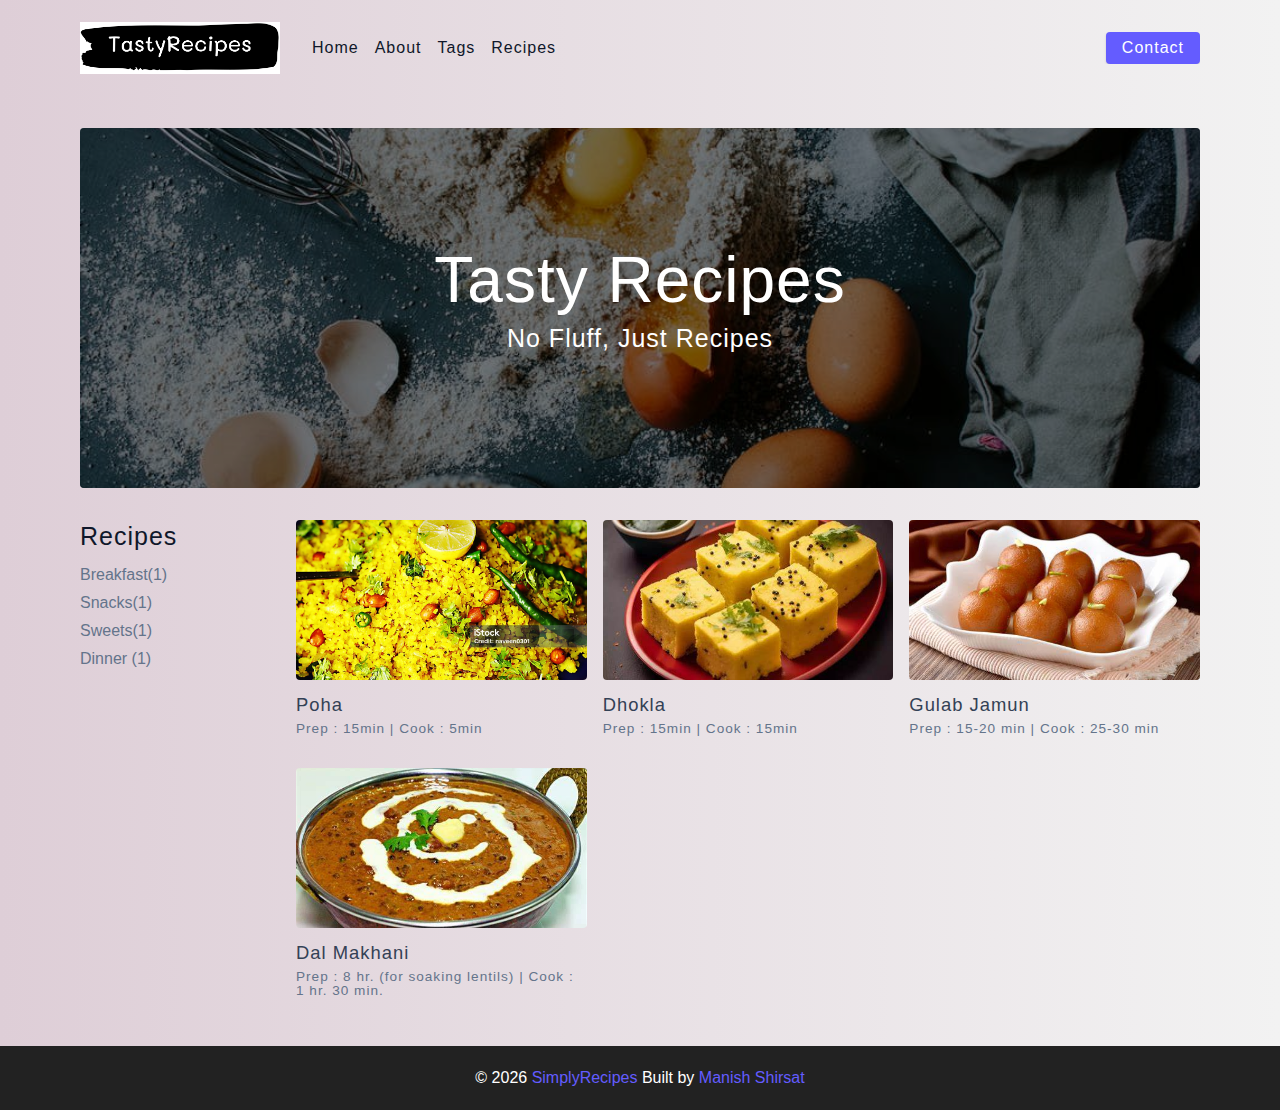
<file: index.html>
<!DOCTYPE html>
<html lang="en">
  <head>
    <meta charset="UTF-8" />
    <meta http-equiv="X-UA-Compatible" content="IE=edge" />
    <meta name="viewport" content="width=device-width, initial-scale=1.0" />
    <title>Simply Recipes</title>
    <!-- favicon -->
    <link rel="shortcut icon" href="./assets/favicon.ico" type="image/x-icon" />
    <!-- normalize -->
    <link rel="stylesheet" href="./css/normalize.css" />
    <!-- font-awesome -->
    <link
      rel="stylesheet"
      href="https://cdnjs.cloudflare.com/ajax/libs/font-awesome/5.14.0/css/all.min.css"
    />
    <!-- main css -->
    <link rel="stylesheet" href="./css/main.css" />
  </head>
  <body>
    <!-- nav  -->
    <nav class="navbar">
      <div class="nav-center">
        <div class="nav-header">
          <a href="index.html" class="nav-logo">
            <img src="./assets/tastyrecipes-high-resolution-logo-black.png" alt="tasty recipes" />
          </a>
          <button class="nav-btn btn">
            <i class="fas fa-align-justify"></i>
          </button>
        </div>
        <div class="nav-links">
          <a href="index.html" class="nav-link"> home </a>
          <a href="about.html" class="nav-link"> about </a>
          <a href="tags.html" class="nav-link"> tags </a>
          <a href="recipes.html" class="nav-link"> recipes </a>

          <div class="nav-link contact-link">
            <a href="contact.html" class="btn"> contact </a>
          </div>
        </div>
      </div>
    </nav>
    <!-- end of nav -->
    <!-- main -->
    <main class="page">
      <!-- header -->
      <header class="hero">
        <div class="hero-container">
          <div class="hero-text">
            <h1>tasty recipes</h1>
            <h4>no fluff, just recipes</h4>
          </div>
        </div>
      </header>
      <!-- end of header -->
      <section class="recipes-container">
        <!-- tag container -->
        <div class="tags-container">
          <h4>recipes</h4>
          <div class="tags-list">
            <a href="breakfast.html">Breakfast(1)</a>
            <a href="sweets.html">Snacks(1)</a>
            <a href="snacks.html">Sweets(1)</a>
            <a href="dinner.html">Dinner (1)</a>
          </div>
        </div>
        <!-- end of tag container -->
        <!-- recipes list -->
        <div class="recipes-list">
          <!-- single recipe -->
        <!-- single recipe -->
          <a href="poha.html" class="recipe">
            <img
              src="assets/recipes/Poha.jpg"
              class="img recipe-img"
              alt=""
            />
            <h5>Poha</h5>
            <p>Prep : 15min | Cook : 5min</p>
          </a>
<!-- end of single recipe -->

          <!-- end of single recipe -->
          <!-- single recipe -->
          <a href="dhokala.html" class="recipe">
            <img
              src="assets/recipes/Dhokala.jpeg"
              class="img recipe-img"
              alt=""
            />
            <h5>Dhokla</h5>
            <p>Prep : 15min | Cook : 15min</p>
          </a>
          <!-- end of single recipe -->
           
          <!-- single recipe -->
          <a href="gulab-jamun.html" class="recipe">
            <img
              src="assets/recipes/Gulab Jamun.jpeg"
              class="img recipe-img"
              alt=""
            />
            <h5>Gulab jamun</h5>
            <p>Prep : 15-20 min | Cook : 25-30 min</p>
          </a>
          <!-- end of single recipe -->
          <!-- single recipe -->
          <a href="dal-makhani.html" class="recipe">
            <img
              src="./assets/recipes/Dal Makhani.jpeg"
              class="img recipe-img"
              alt=""
            />
            <h5>Dal Makhani</h5>
            <p>Prep : 8 hr. (for soaking lentils) | Cook : 1 hr. 30 min.</p>
          </a>
          <!-- end of single recipe -->
        </div>
        <!-- end of recipes list -->
      </section>
    </main>
    <!-- end of main -->
    <!-- footer -->
    <footer class="page-footer">
      <p>
        &copy; <span id="date"></span>
        <span class="footer-logo">SimplyRecipes</span> Built by
        <a href="manishshirsat2850@gmail.com">Manish Shirsat</a>
      </p>
    </footer>
    <script src="./js/app.js"></script>
  </body>
</html>
</file>
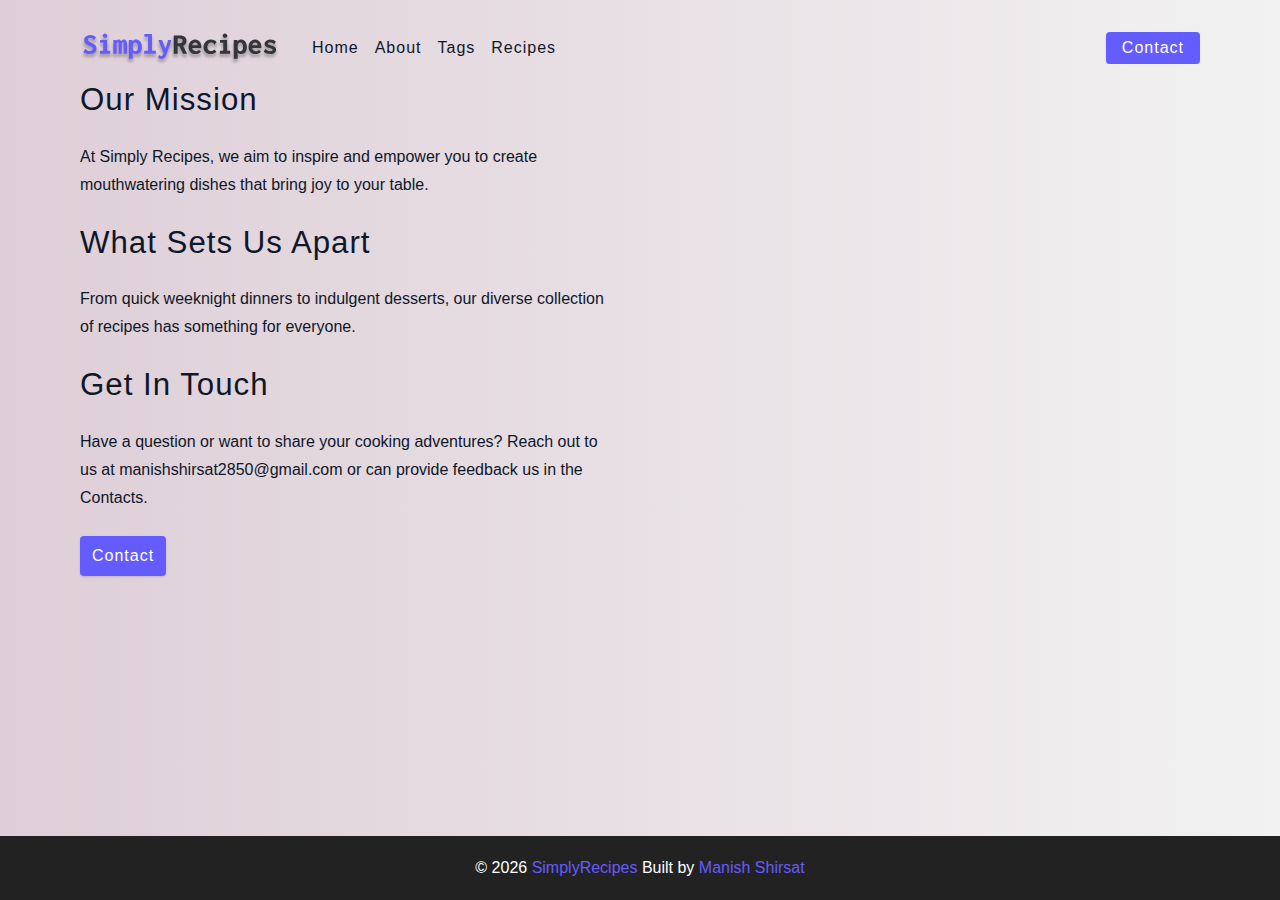
<file: about.html>
<!DOCTYPE html>
<html lang="en">
  <head>
    <meta charset="UTF-8" />
    <meta http-equiv="X-UA-Compatible" content="IE=edge" />
    <meta name="viewport" content="width=device-width, initial-scale=1.0" />
    <title>About </title>
    <!-- favicon -->
    <link rel="shortcut icon" href="./assets/favicon.ico" type="image/x-icon" />
    <!-- normalize -->
    <link rel="stylesheet" href="./css/normalize.css" />
    <!-- font-awesome -->
    <link
      rel="stylesheet"
      href="https://cdnjs.cloudflare.com/ajax/libs/font-awesome/5.14.0/css/all.min.css"
    />
    <!-- main css -->
    <link rel="stylesheet" href="./css/main.css" />
  </head>
  <body>
    <!-- nav  -->
    <nav class="navbar">
      <div class="nav-center">
        <div class="nav-header">
          <a href="index.html" class="nav-logo">
            <img src="./assets/logo.svg" alt="simply recipes" />
          </a>
          <button class="nav-btn btn">
            <i class="fas fa-align-justify"></i>
          </button>
        </div>
        <div class="nav-links">
          <a href="index.html" class="nav-link"> home </a>
          <a href="about.html" class="nav-link"> about </a>
          <a href="tags.html" class="nav-link"> tags </a>
          <a href="recipes.html" class="nav-link"> recipes </a>

          <div class="nav-link contact-link">
            <a href="contact.html" class="btn"> contact </a>
          </div>
        </div>
      </div>
    </nav>
    <!-- end of nav -->
    <main class="page">
      <section class="about-page">
        <article>
          <h3>Our Mission</h3>
          <p>
            At Simply Recipes, we aim to inspire and empower you to create mouthwatering dishes that 
            bring joy to your table.
          </p>
          <h3>What Sets Us Apart</h3>
          <p>
            From quick weeknight dinners to indulgent desserts, our diverse collection of recipes has 
            something for everyone.
          </p>
          <p>
            <h3>Get in touch</h3>
            <p>Have a question or want to share your cooking adventures? Reach out to us at 
              manishshirsat2850@gmail.com or can provide feedback us in the Contacts.</p>
          </p>
          <a href="contact.html" class="btn"> contact </a>
        </article>          <!-- end of single recipe -->
        </div>
      </section>
    </main>
    <!-- footer -->
    <footer class="page-footer">
      <p>
        &copy; <span id="date"></span>
        <span class="footer-logo">SimplyRecipes</span> Built by
        <a href="manishshirsat2850@gmail.com">Manish Shirsat</a>
      </p>
    </footer>
    <script src="./js/app.js"></script>
  </body>
</html>
</file>
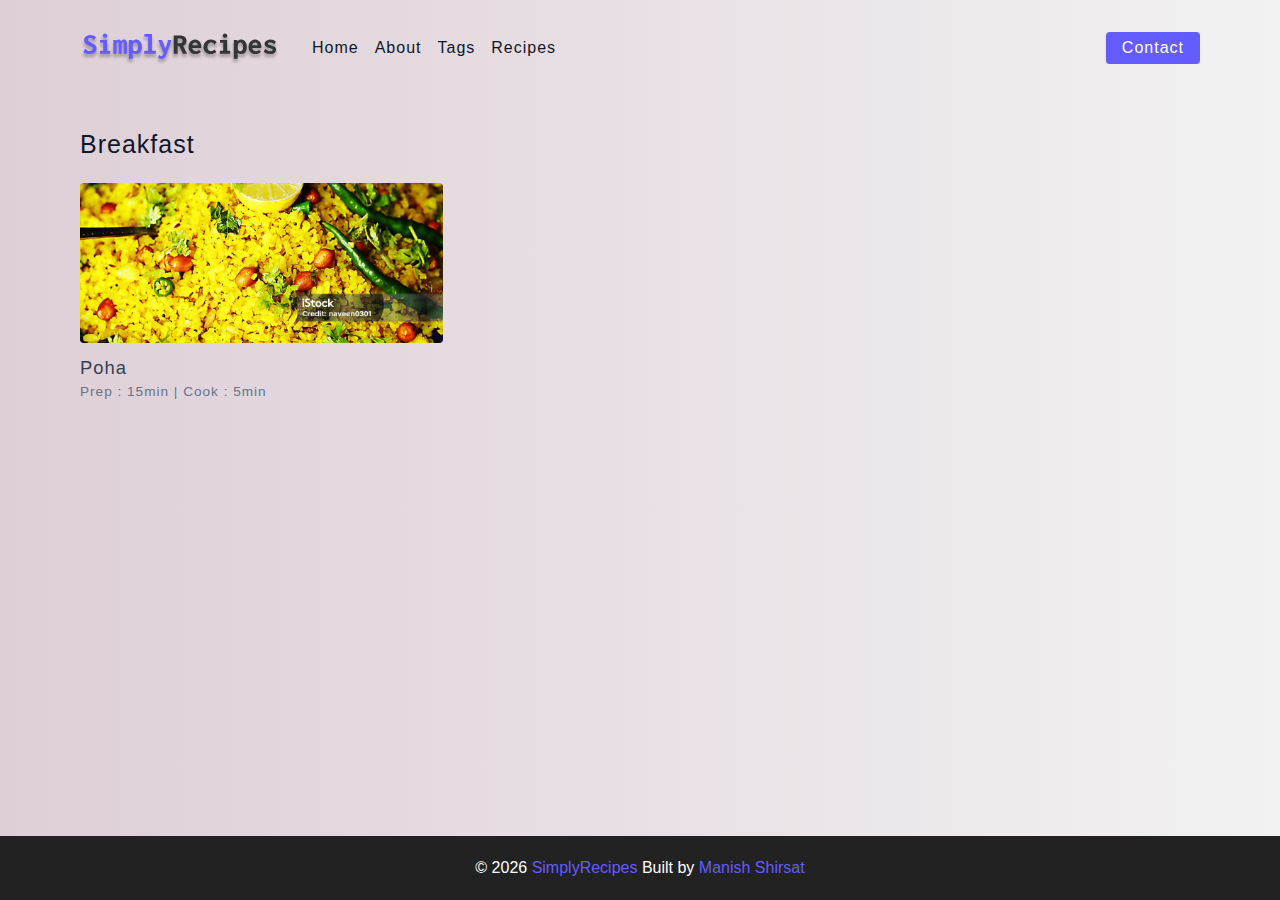
<file: breakfast.html>
<!DOCTYPE html>
<html lang="en">
  <head>
    <meta charset="UTF-8" />
    <meta http-equiv="X-UA-Compatible" content="IE=edge" />
    <meta name="viewport" content="width=device-width, initial-scale=1.0" />
    <title>Breakfast recipes</title>
    <!-- favicon -->
    <link rel="shortcut icon" href="./assets/favicon.ico" type="image/x-icon" />
    <!-- normalize -->
    <link rel="stylesheet" href="./css/normalize.css" />
    <!-- font-awesome -->
    <link
      rel="stylesheet"
      href="https://cdnjs.cloudflare.com/ajax/libs/font-awesome/5.14.0/css/all.min.css"
    />
    <!-- main css -->
    <link rel="stylesheet" href="./css/main.css" />
  </head>
  <body>
    <!-- nav  -->
    <nav class="navbar">
      <div class="nav-center">
        <div class="nav-header">
          <a href="index.html" class="nav-logo">
            <img src="./assets/logo.svg" alt="simply recipes" />
          </a>
          <button class="nav-btn btn">
            <i class="fas fa-align-justify"></i>
          </button>
        </div>
        <div class="nav-links">
          <a href="index.html" class="nav-link"> home </a>
          <a href="about.html" class="nav-link"> about </a>
          <a href="tags.html" class="nav-link"> tags </a>
          <a href="recipes.html" class="nav-link"> recipes </a>

          <div class="nav-link contact-link">
            <a href="contact.html" class="btn"> contact </a>
          </div>
        </div>
      </div>
    </nav>
    <!-- end of nav -->
    <main class="page">
      <div class="featured-recipes">
        <h4>Breakfast</h4>
          <!-- recipes list -->
        <div class="recipes-list">
          <!-- single recipe -->
          <a href="poha.html" class="recipe">
            <img
              src="./assets/recipes/Poha.jpg"
              class="img recipe-img"
              alt=""
            />
            <h5>Poha</h5>
            <p>Prep : 15min | Cook : 5min</p>
          </a>
          <!-- end of single recipe -->
        <!-- end of recipe list -->
      </div>
          
    </main>
    <!-- footer -->
    <footer class="page-footer">
      <p>
        &copy; <span id="date"></span>
        <span class="footer-logo">SimplyRecipes</span> Built by
        <a href="manishshirsat2850@gmail.com">Manish Shirsat</a>
      </p>
    </footer>
    <script src="./js/app.js"></script>
  </body>
</html>
</file>
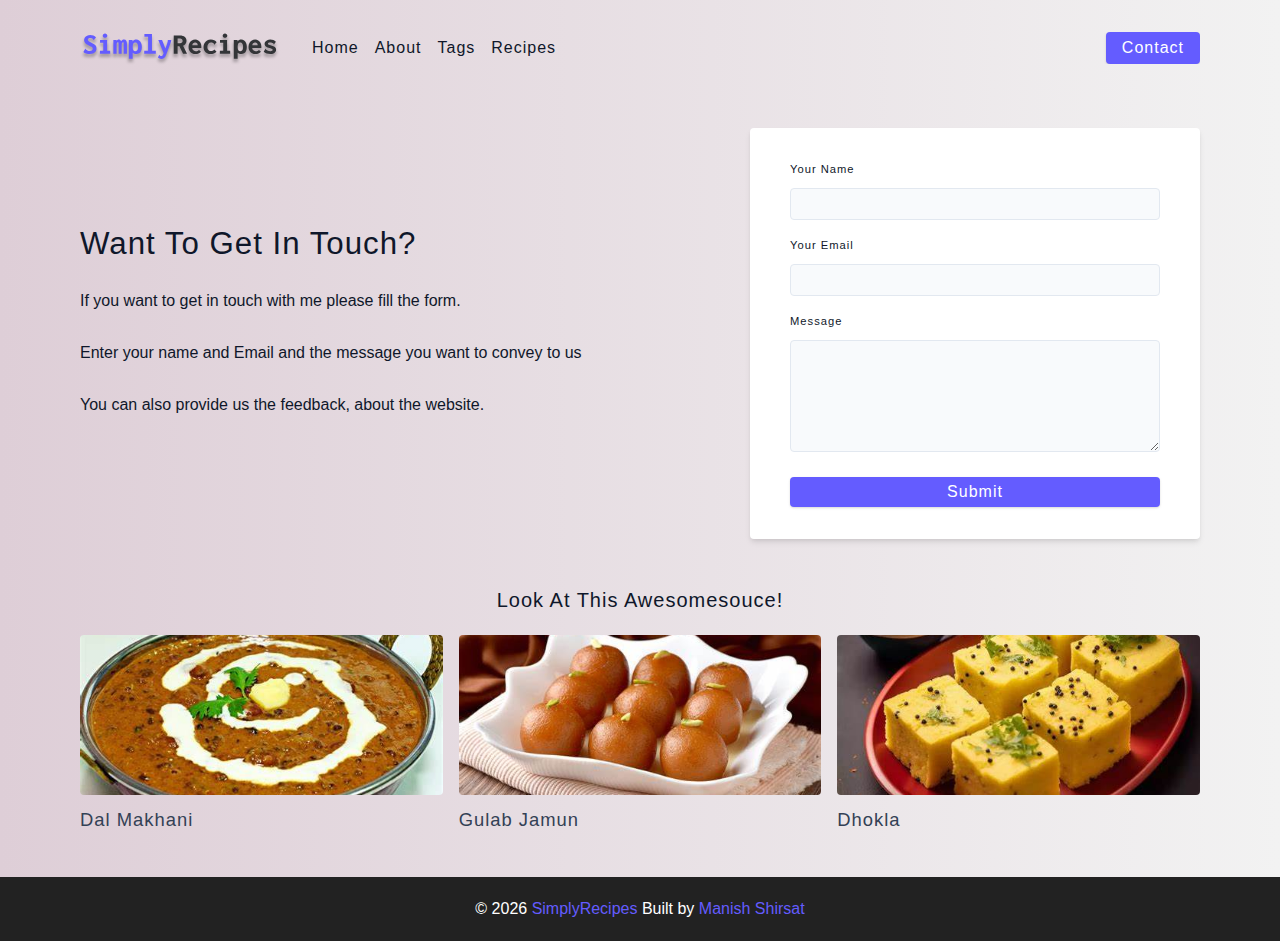
<file: contact.html>
<!DOCTYPE html>
<html lang="en">
  <head>
    <meta charset="UTF-8" />
    <meta http-equiv="X-UA-Compatible" content="IE=edge" />
    <meta name="viewport" content="width=device-width, initial-scale=1.0" />
    <title>Contact </title>
    <!-- favicon -->
    <link rel="shortcut icon" href="./assets/favicon.ico" type="image/x-icon" />
    <!-- normalize -->
    <link rel="stylesheet" href="./css/normalize.css" />
    <!-- font-awesome -->
    <link
      rel="stylesheet"
      href="https://cdnjs.cloudflare.com/ajax/libs/font-awesome/5.14.0/css/all.min.css"
    />
    <!-- main css -->
    <link rel="stylesheet" href="./css/main.css" />
  </head>
  <body>
    <!-- nav  -->
    <nav class="navbar">
      <div class="nav-center">
        <div class="nav-header">
          <a href="index.html" class="nav-logo">
            <img src="./assets/logo.svg" alt="simply recipes" />
          </a>
          <button class="nav-btn btn">
            <i class="fas fa-align-justify"></i>
          </button>
        </div>
        <div class="nav-links">
          <a href="index.html" class="nav-link"> home </a>
          <a href="about.html" class="nav-link"> about </a>
          <a href="tags.html" class="nav-link"> tags </a>
          <a href="recipes.html" class="nav-link"> recipes </a>

          <div class="nav-link contact-link">
            <a href="contact.html" class="btn"> contact </a>
          </div>
        </div>
      </div>
    </nav>
    <!-- end of nav -->
    <main class="page">
     <section class="contact-container">
          <article class="contact-info">
            <h3>Want To Get In Touch?</h3>
            <p>
              If you want to get in touch with me please fill the form.
            </p>
            <p>Enter your name and Email and the message you want to convey to us </p>
            <p>
              You can also provide us the feedback, about the website. 
            </p>
          </article>
          <article>
            <form class="form contact-form">
              <div class="form-row">
                <label html="name" class="form-label">your name</label>
                <input type="text" name="name" id="name" class="form-input" />
              </div>
              <div class="form-row">
                <label html="email" class="form-label">your email</label>
                <input type="text" name="email" id="email" class="form-input" />
              </div>
              <div class="form-row">
                <label html="message" class="form-label">message</label>
                <textarea name="message" id="message" class="form-textarea"></textarea>
              </div>
              <button type="submit" class="btn btn-block">
                submit
              </button>
            </form>
          </article>
        </section>
     <!-- featured recipes -->
       <section class="featured-recipes">
        <h5 class="featured-title">Look At This Awesomesouce!</h5>
        <div class="recipes-list">
          <!-- single recipe -->
          <a href="dal-makhani.html" class="recipe">
            <img
              src="./assets/recipes/Dal Makhani.jpeg"
              class="img recipe-img"
              alt=""
            />
            <h5>Dal Makhani</h5>

          </a>
          <!-- end of single recipe -->
          <!-- single recipe -->
          <a href="gulab-jamun.html" class="recipe">
            <img
              src="./assets/recipes/Gulab Jamun.jpeg"
              class="img recipe-img"
              alt=""
            />
            <h5>Gulab Jamun</h5>

          </a>
          <!-- end of single recipe -->
          <!-- single recipe -->
          <a href="dhokala.html" class="recipe">
            <img
              src="./assets/recipes/Dhokala.jpeg"
              class="img recipe-img"
              alt=""
            />
            <h5>Dhokla</h5>

          </a>
          <!-- end of single recipe -->
        </div>
      </section>
    </main>
    <!-- footer -->
    <footer class="page-footer">
      <p>
        &copy; <span id="date"></span>
        <span class="footer-logo">SimplyRecipes</span> Built by
        <a href="manishshirsat2850@gmail.com">Manish Shirsat</a>
      </p>
    </footer>
    <script src="./js/app.js"></script>
  </body>
</html>
</file>
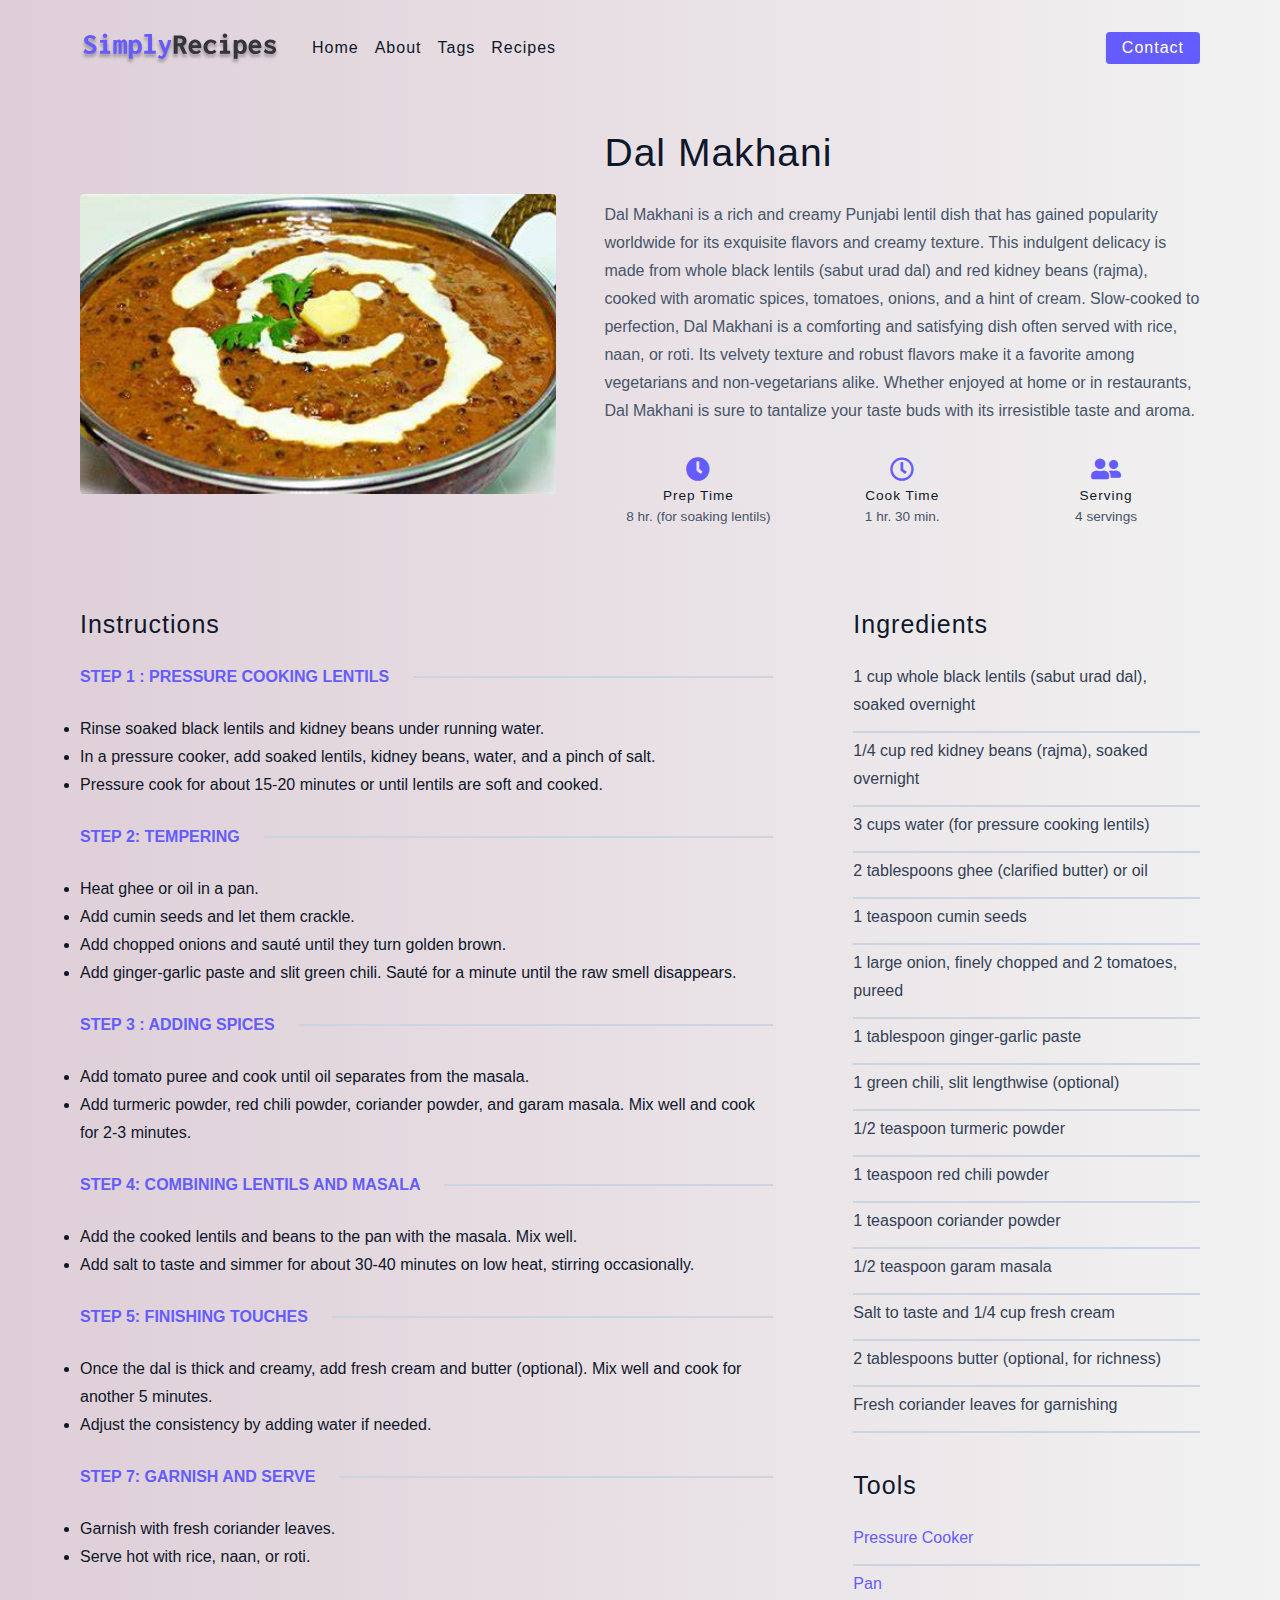
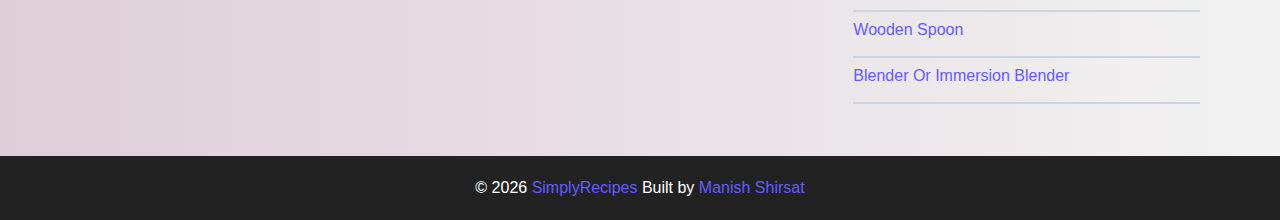
<file: dal-makhani.html>
<!DOCTYPE html>
<html lang="en">
  <head>
    <meta charset="UTF-8" />
    <meta http-equiv="X-UA-Compatible" content="IE=edge" />
    <meta name="viewport" content="width=device-width, initial-scale=1.0" />
    <title>Dal Makhani Recipe </title>
    <!-- favicon -->
    <link rel="shortcut icon" href="./assets/favicon.ico" type="image/x-icon" />
    <!-- normalize -->
    <link rel="stylesheet" href="./css/normalize.css" />
    <!-- font-awesome -->
    <link
      rel="stylesheet"
      href="https://cdnjs.cloudflare.com/ajax/libs/font-awesome/5.14.0/css/all.min.css"
    />
    <!-- main css -->
    <link rel="stylesheet" href="./css/main.css" />
  </head>
  <body>
    <!-- nav  -->
    <nav class="navbar">
      <div class="nav-center">
        <div class="nav-header">
          <a href="index.html" class="nav-logo">
            <img src="./assets/logo.svg" alt="simply recipes" />
          </a>
          <button class="nav-btn btn">
            <i class="fas fa-align-justify"></i>
          </button>
        </div>
        <div class="nav-links">
          <a href="index.html" class="nav-link"> home </a>
          <a href="about.html" class="nav-link"> about </a>
          <a href="tags.html" class="nav-link"> tags </a>
          <a href="recipes.html" class="nav-link"> recipes </a>

          <div class="nav-link contact-link">
            <a href="contact.html" class="btn"> contact </a>
          </div>
        </div>
      </div>
    </nav>
    <!-- end of nav -->
    <main class="page">
      <div class="recipe-page">
        <section class="recipe-hero">
          <img
            src="assets/recipes/Dal Makhani.jpeg"
            class="img recipe-hero-img"
          />
          <article class="recipe-info">
            <h2>Dal Makhani</h2>
            <p>
                Dal Makhani is a rich and creamy Punjabi lentil dish that has gained popularity worldwide for its 
                exquisite flavors and creamy texture. This indulgent delicacy is made from whole black lentils 
                (sabut urad dal) and red kidney beans (rajma), cooked with aromatic spices, tomatoes, onions, and
                a hint of cream. Slow-cooked to perfection, Dal Makhani is a comforting and satisfying dish often
                 served with rice, naan, or roti. Its velvety texture and robust flavors make it a favorite among 
                 vegetarians and non-vegetarians alike. Whether enjoyed at home or in restaurants, Dal Makhani is
                  sure to tantalize your taste buds with its irresistible taste and aroma.

            </p>
            <div class="recipe-icons">
              <article>
                <i class="fas fa-clock"></i>
                <h5>prep time</h5>
                <p>8 hr. (for soaking lentils)</p>
              </article>
              <article>
                <i class="far fa-clock"></i>
                <h5>cook time</h5>
                <p>1 hr. 30 min.</p>
              </article>
              <article>
                <i class="fas fa-user-friends"></i>
                <h5>serving</h5>
                <p>4 servings</p>
              </article>
            </div>

          </article>
        </section>
        <!-- content -->
        <section class="recipe-content">
          <article>
            <h4>instructions</h4>
            <!-- single instruction -->
            <div class="single-instruction">
              <header>
                <p>step 1 : Pressure Cooking Lentils</p>
                <div></div>
              </header>
              <p>
                <ul>
                    <li>Rinse soaked black lentils and kidney beans under running water.</li>
                    <li>In a pressure cooker, add soaked lentils, kidney beans, water, and a pinch of salt.</li>
                    <li>Pressure cook for about 15-20 minutes or until lentils are soft and cooked.</li>
                </ul>
             </p>
            </div>
            <!-- end of single instruction -->
            <!-- single instruction -->
            <div class="single-instruction">
              <header>
                <p>step 2: Tempering</p>
                <div></div>
              </header>
              <p>
                <ul>
                    <li>Heat ghee or oil in a pan.</li>
                    <li>Add cumin seeds and let them crackle.</li>
                    <li>Add chopped onions and sauté until they turn golden brown.</li>
                    <li>Add ginger-garlic paste and slit green chili. Sauté for a minute until the raw smell disappears.</li>
                </ul>
              </p>
            </div>
            <!-- end of single instruction -->
            <!-- single instruction -->
            <div class="single-instruction">
              <header>
                <p>step 3 : Adding Spices</p>
                <div></div>
              </header>
              <p>
                <ul>
                    <li>Add tomato puree and cook until oil separates from the masala.</li>
                    <li>Add turmeric powder, red chili powder, coriander powder, and garam masala. Mix well and cook for 2-3 minutes.</li>
                </ul>
              </p>
            </div>
            <!-- end of single instruction -->
            <!-- single instruction -->
            <div class="single-instruction">
                <header>
                  <p>step 4: Combining Lentils and Masala</p>
                  <div></div>
                </header>
                <p>
                    <ul>
                        <li>Add the cooked lentils and beans to the pan with the masala. Mix well.</li>
                        <li>Add salt to taste and simmer for about 30-40 minutes on low heat, stirring occasionally.</li>
                    </ul>
                </p>
              </div>
              <!-- end of single instruction -->
              <!-- single instruction -->
            <div class="single-instruction">
                <header>
                  <p>step 5: Finishing Touches</p>
                  <div></div>
                </header>
                <p>
                    <ul>
                        <li>Once the dal is thick and creamy, add fresh cream and butter (optional).
                             Mix well and cook for another 5 minutes.</li>
                        <li>Adjust the consistency by adding water if needed.</li>
                    </ul>
                </p>
              </div>
              <!-- end of single instruction -->
              <!-- single instruction -->
            <div class="single-instruction">
                <header>
                  <p>step 7: Garnish and Serve</p>
                  <div></div>
                </header>
                <p><ul>
                    <li>Garnish with fresh coriander leaves.</li>
                    <li>Serve hot with rice, naan, or roti.</li>
                </ul>
                </p>
              </div>
              <!-- end of single instruction -->
          </article>
          <article class="second-column">
            <div>
              <h4>ingredients</h4>
              <p class="single-ingredient">1 cup whole black lentils (sabut urad dal), soaked overnight</p>
              <p class="single-ingredient">1/4 cup red kidney beans (rajma), soaked overnight</p>
              <p class="single-ingredient">3 cups water (for pressure cooking lentils)</p>
              <p class="single-ingredient">2 tablespoons ghee (clarified butter) or oil</p>
              <p class="single-ingredient">1 teaspoon cumin seeds</p>
              <p class="single-ingredient">1 large onion, finely chopped and 2 tomatoes, pureed</p>
              <p class="single-ingredient">1 tablespoon ginger-garlic paste</p>
              <p class="single-ingredient">1 green chili, slit lengthwise (optional)</p>
              <p class="single-ingredient">1/2 teaspoon turmeric powder</p>
              <p class="single-ingredient">1 teaspoon red chili powder</p>
              <p class="single-ingredient">1 teaspoon coriander powder</p>
              <p class="single-ingredient">1/2 teaspoon garam masala</p>
              <p class="single-ingredient">Salt to taste and 1/4 cup fresh cream</p>
              <p class="single-ingredient">2 tablespoons butter (optional, for richness)</p>
              <p class="single-ingredient">Fresh coriander leaves for garnishing</p>

            </div>
            <div>
              <h4>tools</h4>
              <p class="single-tool">Pressure cooker</p>
              <p class="single-tool">Pan</p>
              <p class="single-tool">Wooden spoon</p>
              <p class="single-tool">Blender or immersion blender </p>

            </div>
          </article>
        </section>
      </div>
    </main>
    <!-- footer -->
    <footer class="page-footer">
      <p>
        &copy; <span id="date"></span>
        <span class="footer-logo">SimplyRecipes</span> Built by
        <a href="manishshirsat2850@gmail.com">Manish Shirsat</a>
      </p>
    </footer>
    <script src="./js/app.js"></script>
  </body>
</html>
</file>
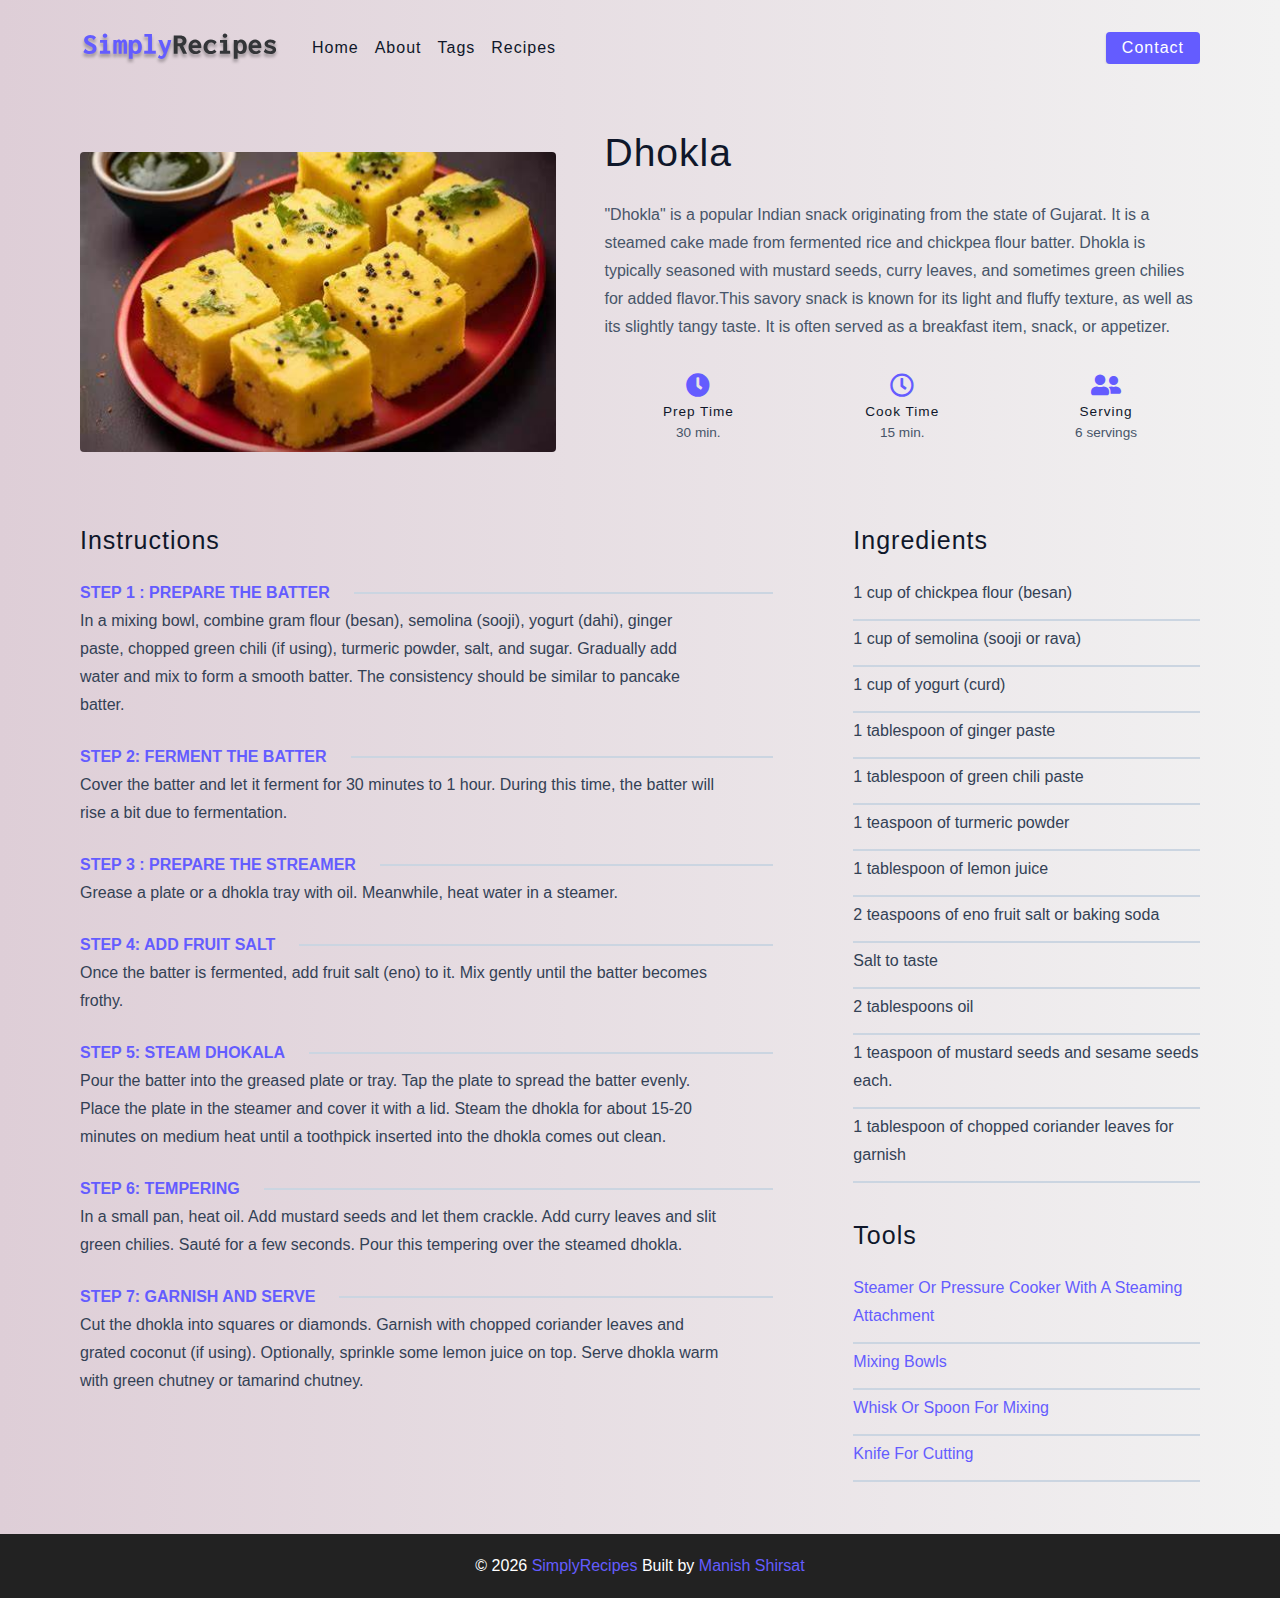
<file: dhokala.html>
<!DOCTYPE html>
<html lang="en">
  <head>
    <meta charset="UTF-8" />
    <meta http-equiv="X-UA-Compatible" content="IE=edge" />
    <meta name="viewport" content="width=device-width, initial-scale=1.0" />
    <title>Dhokla Recipe</title>
    <!-- favicon -->
    <link rel="shortcut icon" href="./assets/favicon.ico" type="image/x-icon" />
    <!-- normalize -->
    <link rel="stylesheet" href="./css/normalize.css" />
    <!-- font-awesome -->
    <link
      rel="stylesheet"
      href="https://cdnjs.cloudflare.com/ajax/libs/font-awesome/5.14.0/css/all.min.css"
    />
    <!-- main css -->
    <link rel="stylesheet" href="./css/main.css" />
  </head>
  <body>
    <!-- nav  -->
    <nav class="navbar">
      <div class="nav-center">
        <div class="nav-header">
          <a href="index.html" class="nav-logo">
            <img src="./assets/logo.svg" alt="simply recipes" />
          </a>
          <button class="nav-btn btn">
            <i class="fas fa-align-justify"></i>
          </button>
        </div>
        <div class="nav-links">
          <a href="index.html" class="nav-link"> home </a>
          <a href="about.html" class="nav-link"> about </a>
          <a href="tags.html" class="nav-link"> tags </a>
          <a href="recipes.html" class="nav-link"> recipes </a>

          <div class="nav-link contact-link">
            <a href="contact.html" class="btn"> contact </a>
          </div>
        </div>
      </div>
    </nav>
    <!-- end of nav -->
    <main class="page">
      <div class="recipe-page">
        <section class="recipe-hero">
          <img
            src="assets/recipes/Dhokala.jpeg"
            class="img recipe-hero-img"
          />
          <article class="recipe-info">
            <h2>Dhokla</h2>
            <p>
                "Dhokla" is a popular Indian snack originating from the state of Gujarat. 
                It is a steamed cake made from fermented rice and chickpea flour batter. 
                Dhokla is typically seasoned with mustard seeds, curry leaves, and sometimes green 
                chilies for added flavor.This savory snack is known for its light and fluffy texture,
                as well as its slightly tangy taste. It is often served as a breakfast item,
                snack, or appetizer. 

            </p>
            <div class="recipe-icons">
              <article>
                <i class="fas fa-clock"></i>
                <h5>prep time</h5>
                <p>30 min.</p>
              </article>
              <article>
                <i class="far fa-clock"></i>
                <h5>cook time</h5>
                <p>15 min.</p>
              </article>
              <article>
                <i class="fas fa-user-friends"></i>
                <h5>serving</h5>
                <p>6 servings</p>
              </article>
            </div>

          </article>
        </section>
        <!-- content -->
        <section class="recipe-content">
          <article>
            <h4>instructions</h4>
            <!-- single instruction -->
            <div class="single-instruction">
              <header>
                <p>step 1 : Prepare the Batter</p>
                <div></div>
              </header>
              <p>
                In a mixing bowl, combine gram flour (besan), semolina (sooji), yogurt (dahi), ginger paste, 
                chopped green chili (if using), turmeric powder, salt, and sugar.
                Gradually add water and mix to form a smooth batter. The consistency should be similar to pancake batter.
            </p>
            </div>
            <!-- end of single instruction -->
            <!-- single instruction -->
            <div class="single-instruction">
              <header>
                <p>step 2: Ferment the Batter</p>
                <div></div>
              </header>
              <p>
                Cover the batter and let it ferment for 30 minutes to 1 hour. During this time, the batter 
                will rise a bit due to fermentation.
              </p>
            </div>
            <!-- end of single instruction -->
            <!-- single instruction -->
            <div class="single-instruction">
              <header>
                <p>step 3 : Prepare the Streamer</p>
                <div></div>
              </header>
              <p>
                Grease a plate or a dhokla tray with oil.
                Meanwhile, heat water in a steamer.
              </p>
            </div>
            <!-- end of single instruction -->
            <!-- single instruction -->
            <div class="single-instruction">
                <header>
                  <p>step 4: Add Fruit Salt</p>
                  <div></div>
                </header>
                <p>
                    Once the batter is fermented, add fruit salt (eno) to it. Mix gently until the batter becomes frothy.
                </p>
              </div>
              <!-- end of single instruction -->
              <!-- single instruction -->
            <div class="single-instruction">
                <header>
                  <p>step 5: Steam Dhokala</p>
                  <div></div>
                </header>
                <p>
                    Pour the batter into the greased plate or tray. Tap the plate to spread the batter evenly.
                    Place the plate in the steamer and cover it with a lid.
                    Steam the dhokla for about 15-20 minutes on medium heat until a toothpick inserted into the dhokla comes out clean.
                </p>
              </div>
              <!-- end of single instruction -->
              <!-- single instruction -->
            <div class="single-instruction">
                <header>
                  <p>step 6: Tempering</p>
                  <div></div>
                </header>
                <p>
                    In a small pan, heat oil. Add mustard seeds and let them crackle.
                    Add curry leaves and slit green chilies. Sauté for a few seconds.
                    Pour this tempering over the steamed dhokla.
                </p>
              </div>
              <!-- end of single instruction -->
              <!-- single instruction -->
            <div class="single-instruction">
                <header>
                  <p>step 7: Garnish and Serve</p>
                  <div></div>
                </header>
                <p>
                    Cut the dhokla into squares or diamonds.
                    Garnish with chopped coriander leaves and grated coconut (if using).
                    Optionally, sprinkle some lemon juice on top.
                    Serve dhokla warm with green chutney or tamarind chutney.
                </p>
              </div>
              <!-- end of single instruction -->
          </article>
          <article class="second-column">
            <div>
              <h4>ingredients</h4>
              <p class="single-ingredient">1 cup of chickpea flour (besan)</p>
              <p class="single-ingredient">1 cup of semolina (sooji or rava)</p>
              <p class="single-ingredient">1 cup of yogurt (curd)</p>
              <p class="single-ingredient">1 tablespoon of ginger paste</p>
              <p class="single-ingredient">1 tablespoon of green chili paste</p>
              <p class="single-ingredient">1 teaspoon of turmeric powder</p>
              <p class="single-ingredient">1 tablespoon of lemon juice</p>
              <p class="single-ingredient">2 teaspoons of eno fruit salt or baking soda</p>
              <p class="single-ingredient">Salt to taste</p>
              <p class="single-ingredient">2 tablespoons oil</p>
              <p class="single-ingredient">1 teaspoon of mustard seeds and sesame seeds each.</p>
              <p class="single-ingredient">1 tablespoon of chopped coriander leaves for garnish</p>
              

            </div>
            <div>
              <h4>tools</h4>
              <p class="single-tool">Steamer or pressure cooker with a steaming attachment</p>
              <p class="single-tool">Mixing bowls</p>
              <p class="single-tool">Whisk or spoon for mixing</p>
              <p class="single-tool">Knife for cutting</p>
            </div>
          </article>
        </section>
      </div>
    </main>
    <!-- footer -->
    <footer class="page-footer">
      <p>
        &copy; <span id="date"></span>
        <span class="footer-logo">SimplyRecipes</span> Built by
        <a href="manishshirsat2850@gmail.com">Manish Shirsat</a>
      </p>
    </footer>
    <script src="./js/app.js"></script>
  </body>
</html>
</file>
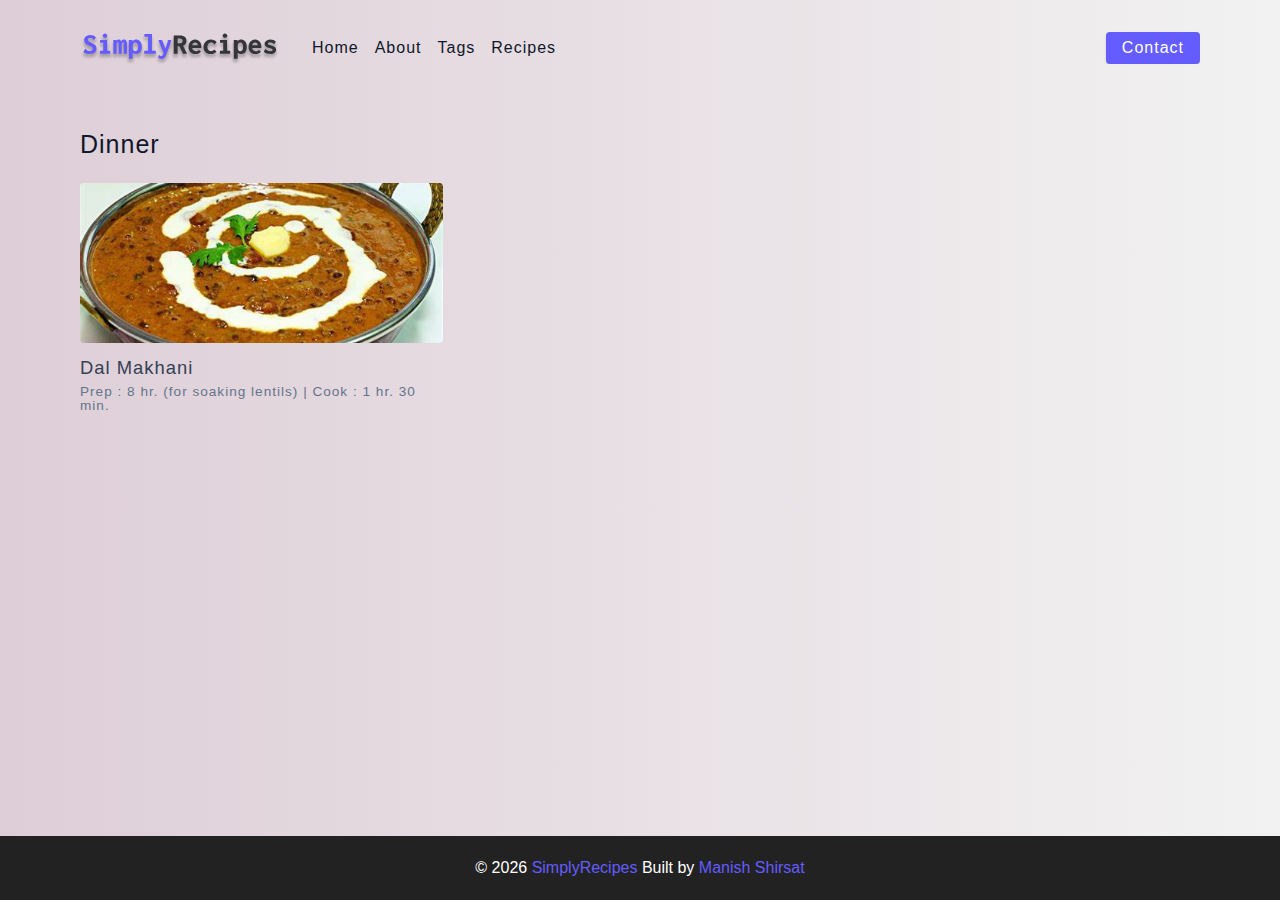
<file: dinner.html>
<!DOCTYPE html>
<html lang="en">
  <head>
    <meta charset="UTF-8" />
    <meta http-equiv="X-UA-Compatible" content="IE=edge" />
    <meta name="viewport" content="width=device-width, initial-scale=1.0" />
    <title>Dinner recipes</title>
    <!-- favicon -->
    <link rel="shortcut icon" href="./assets/favicon.ico" type="image/x-icon" />
    <!-- normalize -->
    <link rel="stylesheet" href="./css/normalize.css" />
    <!-- font-awesome -->
    <link
      rel="stylesheet"
      href="https://cdnjs.cloudflare.com/ajax/libs/font-awesome/5.14.0/css/all.min.css"
    />
    <!-- main css -->
    <link rel="stylesheet" href="./css/main.css" />
  </head>
  <body>
    <!-- nav  -->
    <nav class="navbar">
      <div class="nav-center">
        <div class="nav-header">
          <a href="index.html" class="nav-logo">
            <img src="./assets/logo.svg" alt="simply recipes" />
          </a>
          <button class="nav-btn btn">
            <i class="fas fa-align-justify"></i>
          </button>
        </div>
        <div class="nav-links">
          <a href="index.html" class="nav-link"> home </a>
          <a href="about.html" class="nav-link"> about </a>
          <a href="tags.html" class="nav-link"> tags </a>
          <a href="recipes.html" class="nav-link"> recipes </a>

          <div class="nav-link contact-link">
            <a href="contact.html" class="btn"> contact </a>
          </div>
        </div>
      </div>
    </nav>
    <!-- end of nav -->
    <main class="page">
      <div class="featured-recipes">
        <h4>Dinner</h4>
          <!-- recipes list -->
        <div class="recipes-list">

          <!-- single recipe -->
          <a href="dal-makhani.html" class="recipe">
            <img
              src="./assets/recipes/Dal Makhani.jpeg"
              class="img recipe-img"
              alt=""
            />
            <h5>Dal Makhani</h5>
            <p>Prep : 8 hr. (for soaking lentils) | Cook : 1 hr. 30 min.</p>
          </a>
          <!-- end of single recipe -->
        </div>
        <!-- end of recipe list -->
      </div>
          
    </main>
    <!-- footer -->
    <footer class="page-footer">
      <p>
        &copy; <span id="date"></span>
        <span class="footer-logo">SimplyRecipes</span> Built by
        <a href="manishshirsat2850@gmail.com">Manish Shirsat</a>
      </p>
    </footer>
    <script src="./js/app.js"></script>
  </body>
</html>
</file>
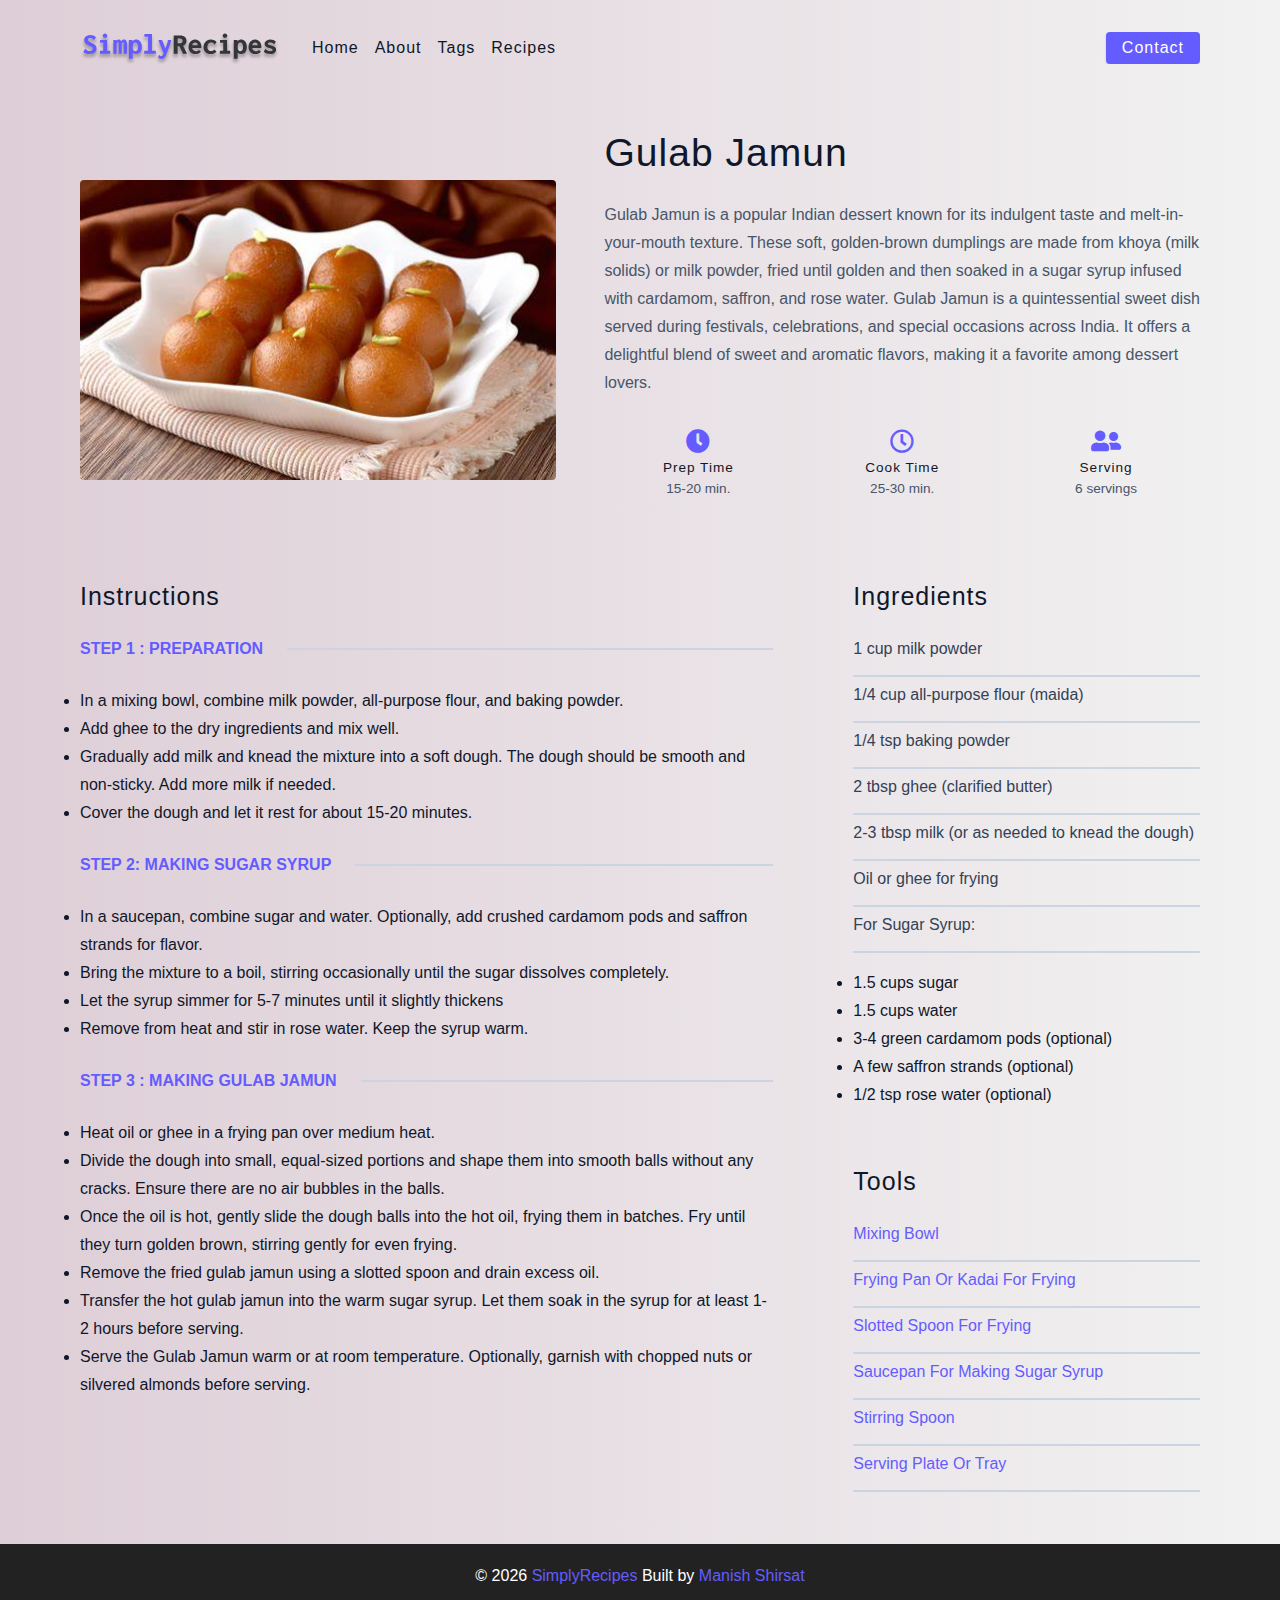
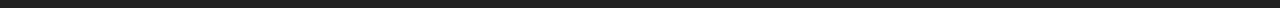
<file: gulab-jamun.html>
<!DOCTYPE html>
<html lang="en">
  <head>
    <meta charset="UTF-8" />
    <meta http-equiv="X-UA-Compatible" content="IE=edge" />
    <meta name="viewport" content="width=device-width, initial-scale=1.0" />
    <title>Gulab Jamun Recipe </title>
    <!-- favicon -->
    <link rel="shortcut icon" href="./assets/favicon.ico" type="image/x-icon" />
    <!-- normalize -->
    <link rel="stylesheet" href="./css/normalize.css" />
    <!-- font-awesome -->
    <link
      rel="stylesheet"
      href="https://cdnjs.cloudflare.com/ajax/libs/font-awesome/5.14.0/css/all.min.css"
    />
    <!-- main css -->
    <link rel="stylesheet" href="./css/main.css" />
  </head>
  <body>
    <!-- nav  -->
    <nav class="navbar">
      <div class="nav-center">
        <div class="nav-header">
          <a href="index.html" class="nav-logo">
            <img src="./assets/logo.svg" alt="simply recipes" />
          </a>
          <button class="nav-btn btn">
            <i class="fas fa-align-justify"></i>
          </button>
        </div>
        <div class="nav-links">
          <a href="index.html" class="nav-link"> home </a>
          <a href="about.html" class="nav-link"> about </a>
          <a href="tags.html" class="nav-link"> tags </a>
          <a href="recipes.html" class="nav-link"> recipes </a>

          <div class="nav-link contact-link">
            <a href="contact.html" class="btn"> contact </a>
          </div>
        </div>
      </div>
    </nav>
    <!-- end of nav -->
    <main class="page">
      <div class="recipe-page">
        <section class="recipe-hero">
          <img
            src="assets/recipes/Gulab Jamun.jpeg"
            class="img recipe-hero-img"
          />
          <article class="recipe-info">
            <h2>Gulab Jamun</h2>
            <p>
                Gulab Jamun is a popular Indian dessert known for its indulgent taste and melt-in-your-mouth 
                texture. These soft, golden-brown dumplings are made from khoya (milk solids) or milk powder,
                 fried until golden and then soaked in a sugar syrup infused with cardamom, saffron, and rose 
                 water. Gulab Jamun is a quintessential sweet dish served during festivals, celebrations, and
                  special occasions across India. It offers a delightful blend of sweet and aromatic flavors, 
                  making it a favorite among dessert lovers. 

            </p>
            <div class="recipe-icons">
              <article>
                <i class="fas fa-clock"></i>
                <h5>prep time</h5>
                <p>15-20 min.</p>
              </article>
              <article>
                <i class="far fa-clock"></i>
                <h5>cook time</h5>
                <p>25-30 min.</p>
              </article>
              <article>
                <i class="fas fa-user-friends"></i>
                <h5>serving</h5>
                <p>6 servings</p>
              </article>
            </div>

          </article>
        </section>
        <!-- content -->
        <section class="recipe-content">
          <article>
            <h4>instructions</h4>
            <!-- single instruction -->
            <div class="single-instruction">
              <header>
                <p>step 1 : Preparation</p>
                <div></div>
              </header>
              <p>
                <ul>
                    <li>In a mixing bowl, combine milk powder, all-purpose flour, and baking powder.</li>
                    <li>Add ghee to the dry ingredients and mix well.</li>
                    <li>Gradually add milk and knead the mixture into a soft dough. The dough should be smooth and 
                        non-sticky. Add more milk if needed. </li>
                    <li>Cover the dough and let it rest for about 15-20 minutes.</li>
                </ul>
              </p>
            </div>
            <!-- end of single instruction -->
            <!-- single instruction -->
            <div class="single-instruction">
              <header>
                <p>step 2: Making Sugar Syrup</p>
                <div></div>
              </header>
              <p>
                <ul>
                    <li>In a saucepan, combine sugar and water. Optionally, add crushed cardamom pods and saffron strands for flavor.</li>
                    <li>Bring the mixture to a boil, stirring occasionally until the sugar dissolves completely.</li>
                    <li>Let the syrup simmer for 5-7 minutes until it slightly thickens</li>
                    <li>Remove from heat and stir in rose water. Keep the syrup warm.</li>
                </ul>
              </p>
            </div>
            <!-- end of single instruction -->
            <!-- single instruction -->
            <div class="single-instruction">
              <header>
                <p>step 3 : Making Gulab Jamun</p>
                <div></div>
              </header>
              <p>
                <ul>
                    <li>Heat oil or ghee in a frying pan over medium heat.</li>
                    <li>Divide the dough into small, equal-sized portions and shape
                         them into smooth balls without any cracks. Ensure there are no air bubbles in the balls.</li>
                    <li>Once the oil is hot, gently slide the dough balls into the hot oil, frying them in batches. Fry until 
                        they turn golden brown, stirring gently for even frying.</li>
                    <li>Remove the fried gulab jamun using a slotted spoon and drain excess oil.</li>
                    <li>Transfer the hot gulab jamun into the warm sugar syrup. Let them soak in the syrup for
                         at least 1-2 hours before serving.</li>
                    <li>Serve the Gulab Jamun warm or at room temperature. Optionally, garnish with chopped nuts or 
                        silvered almonds before serving.</li>
                </ul>
              </p>
            </div>
            <!-- end of single instruction -->

          </article>
          <article class="second-column">
            <div>
              <h4>ingredients</h4>
              <p class="single-ingredient">1 cup milk powder</p>
              <p class="single-ingredient">1/4 cup all-purpose flour (maida)</p>
              <p class="single-ingredient">1/4 tsp baking powder</p>
              <p class="single-ingredient">2 tbsp ghee (clarified butter)</p>
              <p class="single-ingredient">2-3 tbsp milk (or as needed to knead the dough)</p>
              <p class="single-ingredient">Oil or ghee for frying</p>
              <p class="single-ingredient">For Sugar Syrup:
                <ul>
                    <li>1.5 cups sugar</li>
                    <li>1.5 cups water</li>
                    <li>3-4 green cardamom pods (optional)</li>
                    <li>A few saffron strands (optional)</li>
                    <li>1/2 tsp rose water (optional)</li>
                </ul>
              </p>


            </div>
            <div>
              <h4>tools</h4>
              <p class="single-tool">Mixing bowl</p>
              <p class="single-tool">Frying pan or kadai for frying</p>
              <p class="single-tool">Slotted spoon for frying</p>
              <p class="single-tool">Saucepan for making sugar syrup</p>
              <p class="single-tool">Stirring spoon</p>
              <p class="single-tool">Serving plate or tray </p>
            </div>
          </article>
        </section>
      </div>
    </main>
    <!-- footer -->
    <footer class="page-footer">
      <p>
        &copy; <span id="date"></span>
        <span class="footer-logo">SimplyRecipes</span> Built by
        <a href="manishshirsat2850@gmail.com">Manish Shirsat</a>
      </p>
    </footer>
    <script src="./js/app.js"></script>
  </body>
</html>
</file>
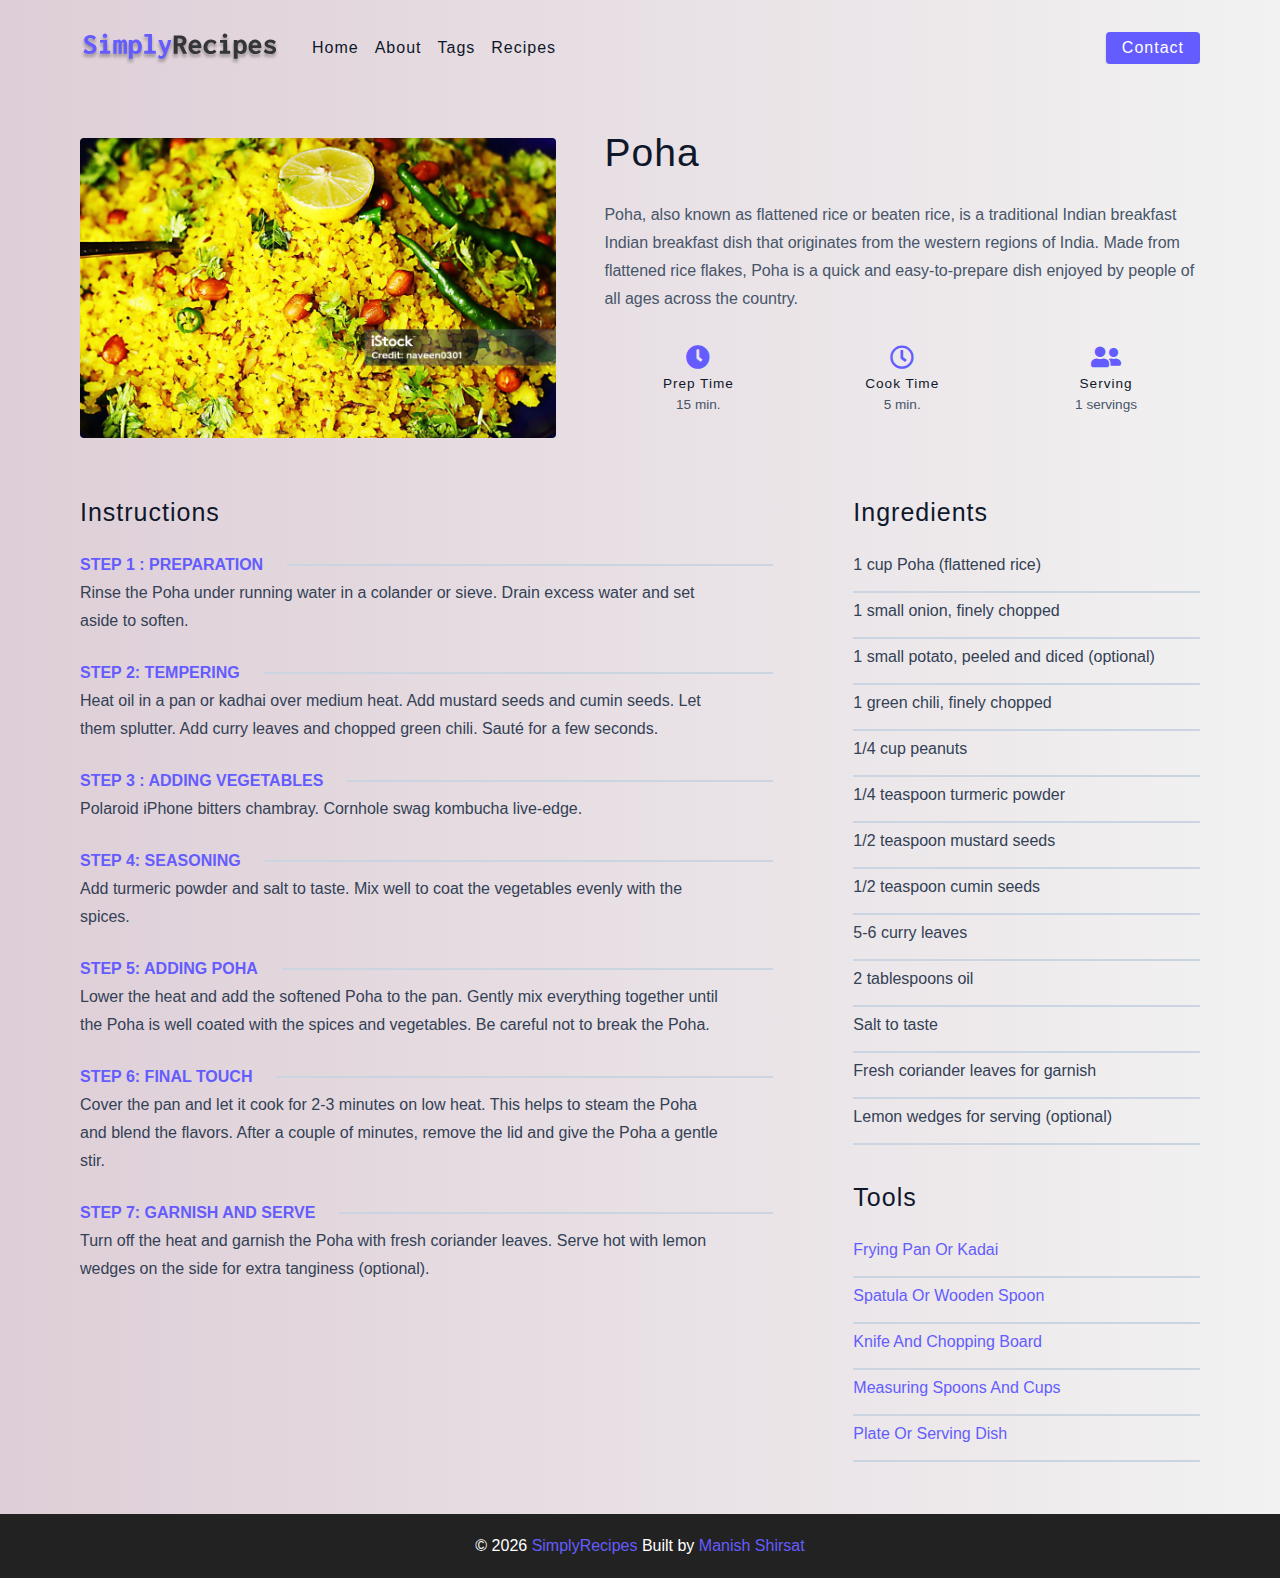
<file: poha.html>
<!DOCTYPE html>
<html lang="en">
  <head>
    <meta charset="UTF-8" />
    <meta http-equiv="X-UA-Compatible" content="IE=edge" />
    <meta name="viewport" content="width=device-width, initial-scale=1.0" />
    <title>Poha Recipe </title>
    <!-- favicon -->
    <link rel="shortcut icon" href="./assets/favicon.ico" type="image/x-icon" />
    <!-- normalize -->
    <link rel="stylesheet" href="./css/normalize.css" />
    <!-- font-awesome -->
    <link
      rel="stylesheet"
      href="https://cdnjs.cloudflare.com/ajax/libs/font-awesome/5.14.0/css/all.min.css"
    />
    <!-- main css -->
    <link rel="stylesheet" href="./css/main.css" />
  </head>
  <body>
    <!-- nav  -->
    <nav class="navbar">
      <div class="nav-center">
        <div class="nav-header">
          <a href="index.html" class="nav-logo">
            <img src="./assets/logo.svg" alt="simply recipes" />
          </a>
          <button class="nav-btn btn">
            <i class="fas fa-align-justify"></i>
          </button>
        </div>
        <div class="nav-links">
          <a href="index.html" class="nav-link"> home </a>
          <a href="about.html" class="nav-link"> about </a>
          <a href="tags.html" class="nav-link"> tags </a>
          <a href="recipes.html" class="nav-link"> recipes </a>

          <div class="nav-link contact-link">
            <a href="contact.html" class="btn"> contact </a>
          </div>
        </div>
      </div>
    </nav>
    <!-- end of nav -->
    <main class="page">
      <div class="recipe-page">
        <section class="recipe-hero">
          <img
            src="assets/recipes/Poha.jpg"
            class="img recipe-hero-img"
          />
          <article class="recipe-info">
            <h2>Poha</h2>
            <p>
                Poha, also known as flattened rice or beaten rice, is a traditional Indian breakfast 
                Indian breakfast dish that originates from the western regions of India.
                Made from flattened rice flakes, Poha is a quick and easy-to-prepare dish enjoyed by people
                of all ages across the country.

            </p>
            <div class="recipe-icons">
              <article>
                <i class="fas fa-clock"></i>
                <h5>prep time</h5>
                <p>15 min.</p>
              </article>
              <article>
                <i class="far fa-clock"></i>
                <h5>cook time</h5>
                <p>5 min.</p>
              </article>
              <article>
                <i class="fas fa-user-friends"></i>
                <h5>serving</h5>
                <p>1 servings</p>
              </article>
            </div>

          </article>
        </section>
        <!-- content -->
        <section class="recipe-content">
          <article>
            <h4>instructions</h4>
            <!-- single instruction -->
            <div class="single-instruction">
              <header>
                <p>step 1 : Preparation</p>
                <div></div>
              </header>
              <p>
                Rinse the Poha under running water in a colander or sieve. Drain excess water and set aside to soften.              </p>
            </div>
            <!-- end of single instruction -->
            <!-- single instruction -->
            <div class="single-instruction">
              <header>
                <p>step 2: Tempering</p>
                <div></div>
              </header>
              <p>
                Heat oil in a pan or kadhai over medium heat. Add mustard seeds and cumin seeds. Let them splutter.
Add curry leaves and chopped green chili. Sauté for a few seconds.
              </p>
            </div>
            <!-- end of single instruction -->
            <!-- single instruction -->
            <div class="single-instruction">
              <header>
                <p>step 3 : Adding Vegetables</p>
                <div></div>
              </header>
              <p>
                Polaroid iPhone bitters chambray. Cornhole swag kombucha
                live-edge.
              </p>
            </div>
            <!-- end of single instruction -->
            <!-- single instruction -->
            <div class="single-instruction">
                <header>
                  <p>step 4: Seasoning</p>
                  <div></div>
                </header>
                <p>
                    Add turmeric powder and salt to taste. Mix well to coat the vegetables evenly with the spices.
                </p>
              </div>
              <!-- end of single instruction -->
              <!-- single instruction -->
            <div class="single-instruction">
                <header>
                  <p>step 5: Adding Poha</p>
                  <div></div>
                </header>
                <p>
                    Lower the heat and add the softened Poha to the pan. Gently mix everything together 
                    until the Poha is well coated with the spices and vegetables. Be careful not to break the Poha.
                </p>
              </div>
              <!-- end of single instruction -->
              <!-- single instruction -->
            <div class="single-instruction">
                <header>
                  <p>step 6: Final Touch</p>
                  <div></div>
                </header>
                <p>
                    Cover the pan and let it cook for 2-3 minutes on low heat. This helps to steam the Poha and blend the flavors.
                    After a couple of minutes, remove the lid and give the Poha a gentle stir.
                </p>
              </div>
              <!-- end of single instruction -->
              <!-- single instruction -->
            <div class="single-instruction">
                <header>
                  <p>step 7: Garnish and Serve</p>
                  <div></div>
                </header>
                <p>
                    Turn off the heat and garnish the Poha with fresh coriander leaves.
                    Serve hot with lemon wedges on the side for extra tanginess (optional).
                </p>
              </div>
              <!-- end of single instruction -->
          </article>
          <article class="second-column">
            <div>
              <h4>ingredients</h4>
              <p class="single-ingredient">1 cup Poha (flattened rice)</p>
              <p class="single-ingredient">1 small onion, finely chopped</p>
              <p class="single-ingredient">1 small potato, peeled and diced (optional)</p>
              <p class="single-ingredient">1 green chili, finely chopped</p>
              <p class="single-ingredient">1/4 cup peanuts</p>
              <p class="single-ingredient">1/4 teaspoon turmeric powder</p>
              <p class="single-ingredient">1/2 teaspoon mustard seeds</p>
              <p class="single-ingredient">1/2 teaspoon cumin seeds</p>
              <p class="single-ingredient">5-6 curry leaves</p>
              <p class="single-ingredient">2 tablespoons oil</p>
              <p class="single-ingredient">Salt to taste</p>
              <p class="single-ingredient">Fresh coriander leaves for garnish</p>
              <p class="single-ingredient">Lemon wedges for serving (optional)</p>

            </div>
            <div>
              <h4>tools</h4>
              <p class="single-tool">Frying Pan or Kadai</p>
              <p class="single-tool">Spatula or Wooden Spoon </p>
              <p class="single-tool">Knife and Chopping Board</p>
              <p class="single-tool">Measuring Spoons and Cups </p>
              <p class="single-tool">Plate or Serving Dish</p>
            </div>
          </article>
        </section>
      </div>
    </main>
    <!-- footer -->
    <footer class="page-footer">
      <p>
        &copy; <span id="date"></span>
        <span class="footer-logo">SimplyRecipes</span> Built by
        <a href="manishshirsat2850@gmail.com">Manish Shirsat</a>
      </p>
    </footer>
    <script src="./js/app.js"></script>
  </body>
</html>
</file>
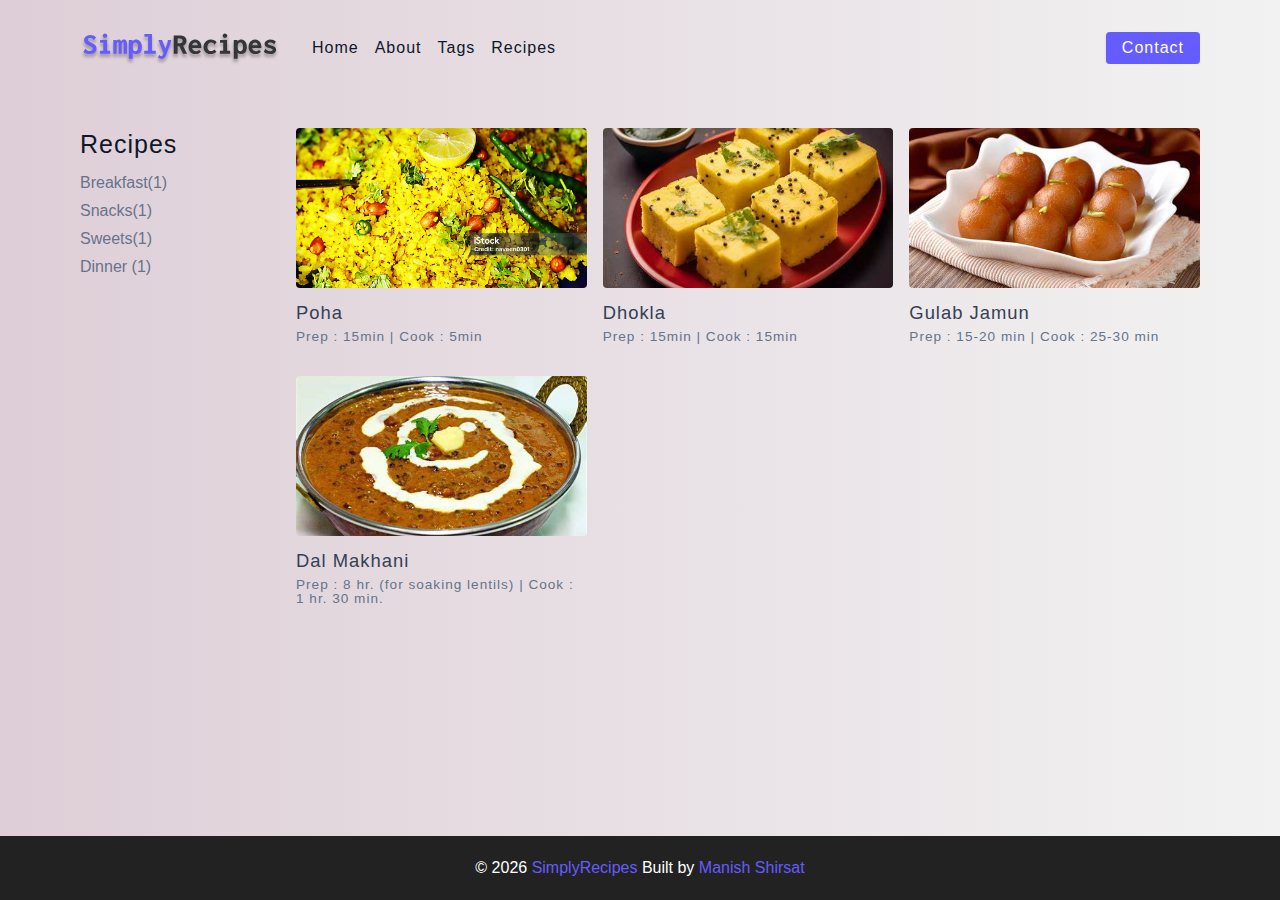
<file: recipes.html>
<!DOCTYPE html>
<html lang="en">
  <head>
    <meta charset="UTF-8" />
    <meta http-equiv="X-UA-Compatible" content="IE=edge" />
    <meta name="viewport" content="width=device-width, initial-scale=1.0" />
    <title>Recipes </title>
    <!-- favicon -->
    <link rel="shortcut icon" href="./assets/favicon.ico" type="image/x-icon" />
    <!-- normalize -->
    <link rel="stylesheet" href="./css/normalize.css" />
    <!-- font-awesome -->
    <link
      rel="stylesheet"
      href="https://cdnjs.cloudflare.com/ajax/libs/font-awesome/5.14.0/css/all.min.css"
    />
    <!-- main css -->
    <link rel="stylesheet" href="./css/main.css" />
  </head>
  <body>
    <!-- nav  -->
    <nav class="navbar">
      <div class="nav-center">
        <div class="nav-header">
          <a href="index.html" class="nav-logo">
            <img src="./assets/logo.svg" alt="simply recipes" />
          </a>
          <button class="nav-btn btn">
            <i class="fas fa-align-justify"></i>
          </button>
        </div>
        <div class="nav-links">
          <a href="index.html" class="nav-link"> home </a>
          <a href="about.html" class="nav-link"> about </a>
          <a href="tags.html" class="nav-link"> tags </a>
          <a href="recipes.html" class="nav-link"> recipes </a>

          <div class="nav-link contact-link">
            <a href="contact.html" class="btn"> contact </a>
          </div>
        </div>
      </div>
    </nav>
    <!-- end of nav -->
    <!-- main -->
    <main class="page">
      <section class="recipes-container">
        <!-- tag container -->
        <div class="tags-container">
          <h4>recipes</h4>
          <div class="tags-list">
            <a href="breakfast.html">Breakfast(1)</a>
            <a href="sweets.html">Snacks(1)</a>
            <a href="snacks.html">Sweets(1)</a>
            <a href="dinner.html">Dinner (1)</a>
          </div>
        </div>
        <!-- end of tag container -->
        <!-- recipes list -->
        <div class="recipes-list">
          <!-- single recipe -->
        <!-- single recipe -->
          <a href="poha.html" class="recipe">
            <img
              src="assets/recipes/Poha.jpg"
              class="img recipe-img"
              alt=""
            />
            <h5>Poha</h5>
            <p>Prep : 15min | Cook : 5min</p>
          </a>
<!-- end of single recipe -->

          <!-- end of single recipe -->
          <!-- single recipe -->
          <a href="dhokala.html" class="recipe">
            <img
              src="assets/recipes/Dhokala.jpeg"
              class="img recipe-img"
              alt=""
            />
            <h5>Dhokla</h5>
            <p>Prep : 15min | Cook : 15min</p>
          </a>
          <!-- end of single recipe -->
          <!-- single recipe -->
          <a href="gulab-jamun.html" class="recipe">
            <img
              src="assets/recipes/Gulab Jamun.jpeg"
              class="img recipe-img"
              alt=""
            />
            <h5>Gulab jamun</h5>
            <p>Prep : 15-20 min | Cook : 25-30 min</p>
          </a>
          <!-- end of single recipe -->
          <!-- single recipe -->
          <a href="dal-makhani.html" class="recipe">
            <img
              src="./assets/recipes/Dal Makhani.jpeg"
              class="img recipe-img"
              alt=""
            />
            <h5>Dal Makhani</h5>
            <p>Prep : 8 hr. (for soaking lentils) | Cook : 1 hr. 30 min.</p>
          </a>
          <!-- end of single recipe -->
        </div>
        <!-- end of recipes list -->
        </div>
      </section>
    </main>
    <!-- end of main -->
    <!-- footer -->
    <footer class="page-footer">
      <p>
        &copy; <span id="date"></span>
        <span class="footer-logo">SimplyRecipes</span> Built by
        <a href="manishshirsat2850@gmail.com">Manish Shirsat</a>
      </p>
    </footer>
    <script src="./js/app.js"></script>
  </body>
</html>
</file>
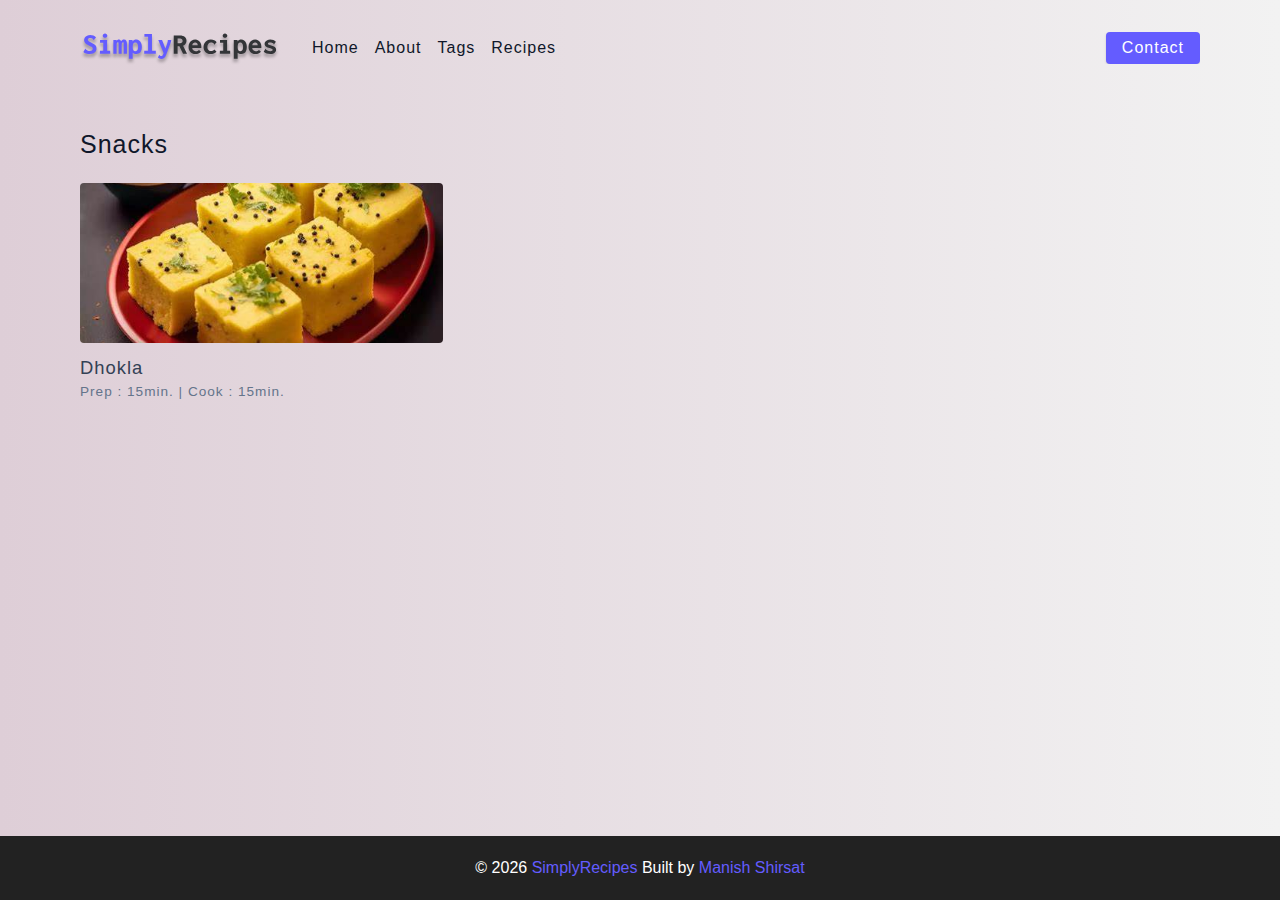
<file: snacks.html>
<!DOCTYPE html>
<html lang="en">
  <head>
    <meta charset="UTF-8" />
    <meta http-equiv="X-UA-Compatible" content="IE=edge" />
    <meta name="viewport" content="width=device-width, initial-scale=1.0" />
    <title>Snacks Recipe</title>
    <!-- favicon -->
    <link rel="shortcut icon" href="./assets/favicon.ico" type="image/x-icon" />
    <!-- normalize -->
    <link rel="stylesheet" href="./css/normalize.css" />
    <!-- font-awesome -->
    <link
      rel="stylesheet"
      href="https://cdnjs.cloudflare.com/ajax/libs/font-awesome/5.14.0/css/all.min.css"
    />
    <!-- main css -->
    <link rel="stylesheet" href="./css/main.css" />
  </head>
  <body>
    <!-- nav  -->
    <nav class="navbar">
      <div class="nav-center">
        <div class="nav-header">
          <a href="index.html" class="nav-logo">
            <img src="./assets/logo.svg" alt="simply recipes" />
          </a>
          <button class="nav-btn btn">
            <i class="fas fa-align-justify"></i>
          </button>
        </div>
        <div class="nav-links">
          <a href="index.html" class="nav-link"> home </a>
          <a href="about.html" class="nav-link"> about </a>
          <a href="tags.html" class="nav-link"> tags </a>
          <a href="recipes.html" class="nav-link"> recipes </a>

          <div class="nav-link contact-link">
            <a href="contact.html" class="btn"> contact </a>
          </div>
        </div>
      </div>
    </nav>
    <!-- end of nav -->
    <main class="page">
      <div class="featured-recipes">
        <h4>Snacks</h4>
          <!-- recipes list -->
        <div class="recipes-list">

          <!-- single recipe -->
          <a href="dhokala.html" class="recipe">
            <img
              src="./assets/recipes/Dhokala.jpeg"
              class="img recipe-img"
              alt=""
            />
            <h5>Dhokla</h5>
            <p>Prep : 15min. | Cook : 15min.</p>
          </a>
          <!-- end of single recipe -->
        </div>
        <!-- end of recipe list -->
      </div>
          
    </main>
    <!-- footer -->
    <footer class="page-footer">
      <p>
        &copy; <span id="date"></span>
        <span class="footer-logo">SimplyRecipes</span> Built by
        <a href="manishshirsat2850@gmail.com">Manish Shirsat</a>
      </p>
    </footer>
    <script src="./js/app.js"></script>
  </body>
</html>
</file>
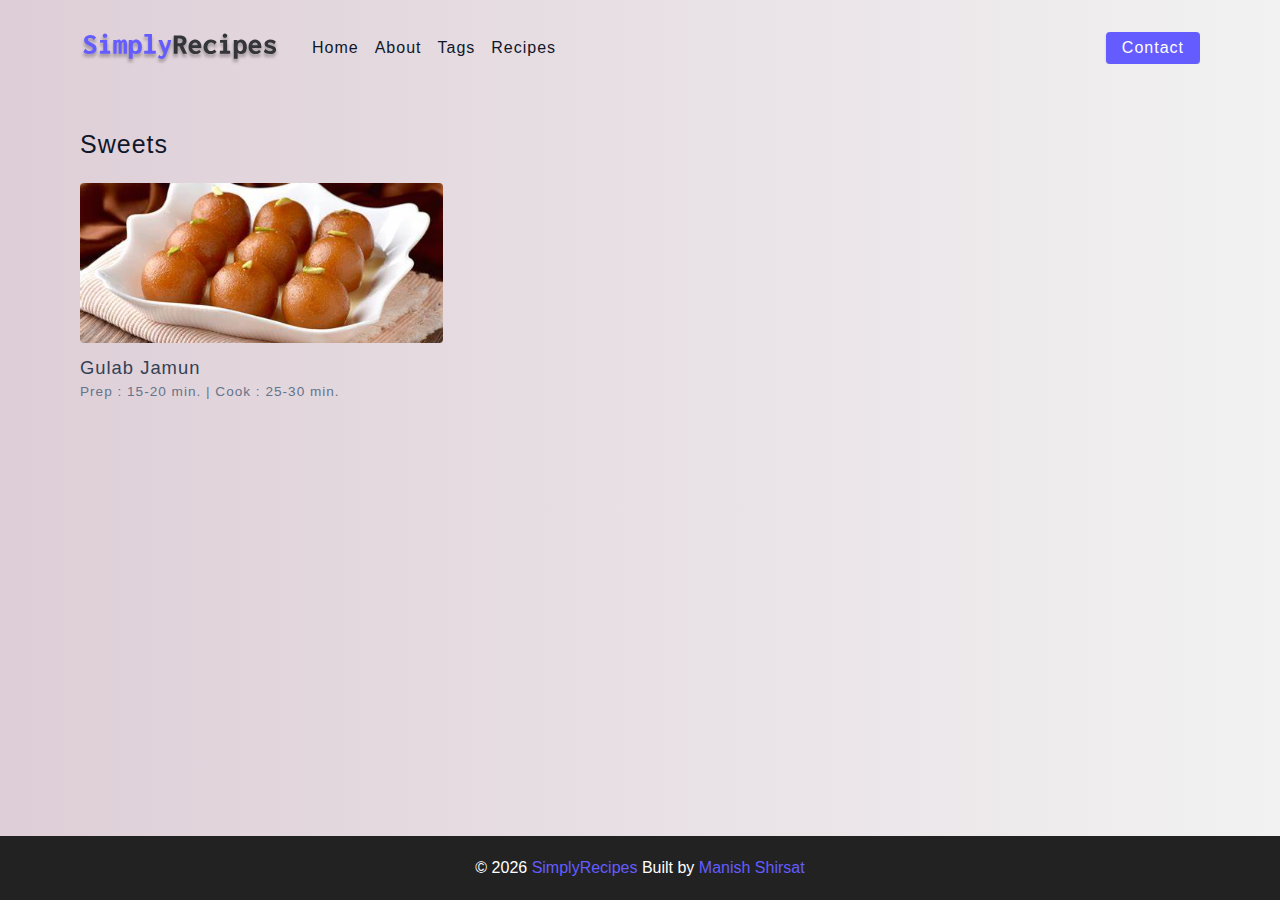
<file: sweets.html>
<!DOCTYPE html>
<html lang="en">
  <head>
    <meta charset="UTF-8" />
    <meta http-equiv="X-UA-Compatible" content="IE=edge" />
    <meta name="viewport" content="width=device-width, initial-scale=1.0" />
    <title>Sweets Recipe </title>
    <!-- favicon -->
    <link rel="shortcut icon" href="./assets/favicon.ico" type="image/x-icon" />
    <!-- normalize -->
    <link rel="stylesheet" href="./css/normalize.css" />
    <!-- font-awesome -->
    <link
      rel="stylesheet"
      href="https://cdnjs.cloudflare.com/ajax/libs/font-awesome/5.14.0/css/all.min.css"
    />
    <!-- main css -->
    <link rel="stylesheet" href="./css/main.css" />
  </head>
  <body>
    <!-- nav  -->
    <nav class="navbar">
      <div class="nav-center">
        <div class="nav-header">
          <a href="index.html" class="nav-logo">
            <img src="./assets/logo.svg" alt="simply recipes" />
          </a>
          <button class="nav-btn btn">
            <i class="fas fa-align-justify"></i>
          </button>
        </div>
        <div class="nav-links">
          <a href="index.html" class="nav-link"> home </a>
          <a href="about.html" class="nav-link"> about </a>
          <a href="tags.html" class="nav-link"> tags </a>
          <a href="recipes.html" class="nav-link"> recipes </a>

          <div class="nav-link contact-link">
            <a href="contact.html" class="btn"> contact </a>
          </div>
        </div>
      </div>
    </nav>
    <!-- end of nav -->
    <main class="page">
      <div class="featured-recipes">
        <h4>Sweets</h4>
          <!-- recipes list -->
        <div class="recipes-list">

          <!-- single recipe -->
          <a href="gulab-jamun.html" class="recipe">
            <img
              src="./assets/recipes/Gulab Jamun.jpeg"
              class="img recipe-img"
              alt=""
            />
            <h5>Gulab Jamun</h5>
            <p>Prep : 15-20 min. | Cook : 25-30 min.</p>
          </a>
          <!-- end of single recipe -->
        </div>
        <!-- end of recipe list -->
      </div>
          
    </main>
    <!-- footer -->
    <footer class="page-footer">
      <p>
        &copy; <span id="date"></span>
        <span class="footer-logo">SimplyRecipes</span> Built by
        <a href="manishshirsat2850@gmail.com">Manish Shirsat</a>
      </p>
    </footer>
    <script src="./js/app.js"></script>
  </body>
</html>
</file>
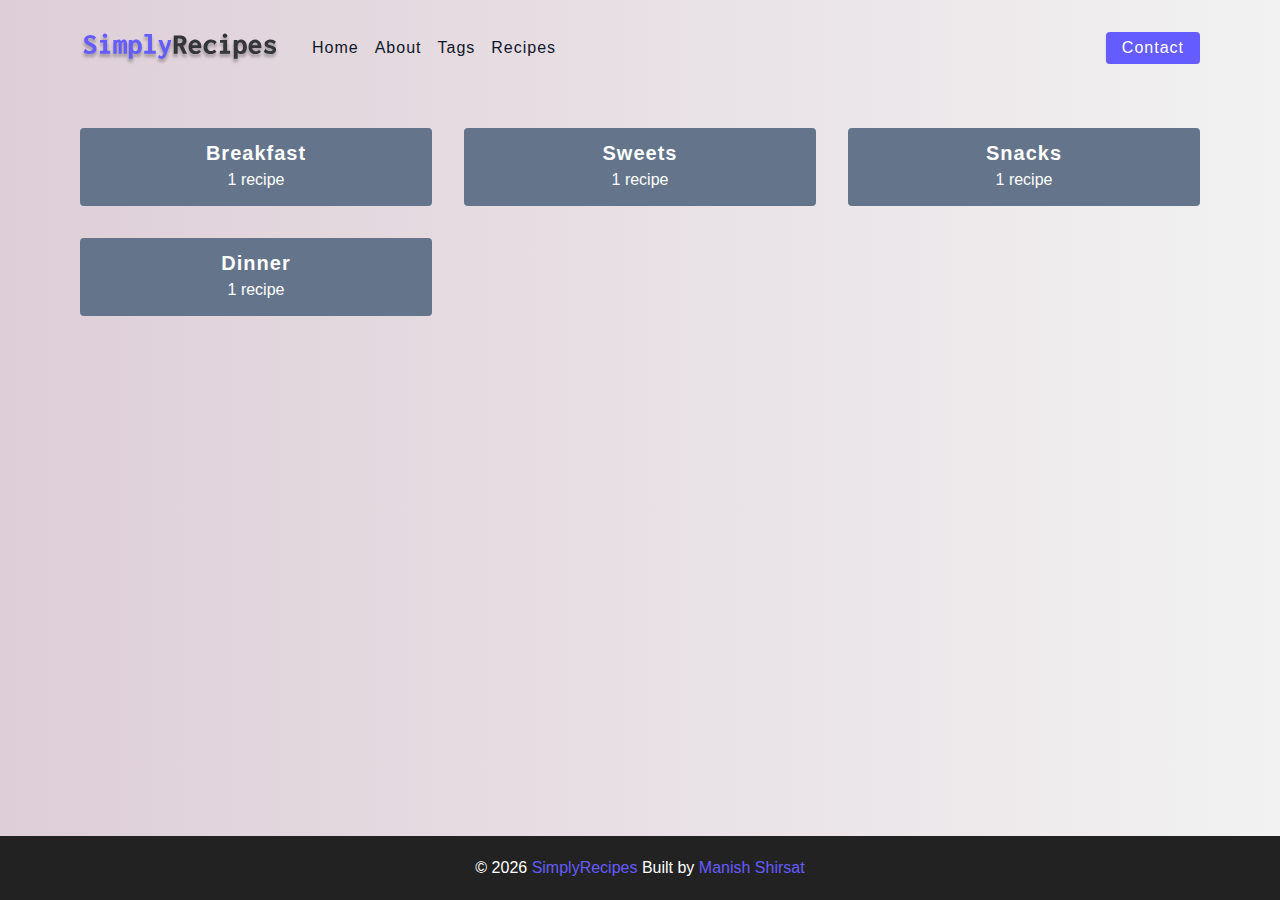
<file: tags.html>
<!DOCTYPE html>
<html lang="en">
  <head>
    <meta charset="UTF-8" />
    <meta http-equiv="X-UA-Compatible" content="IE=edge" />
    <meta name="viewport" content="width=device-width, initial-scale=1.0" />
    <title>Tags </title>
    <!-- favicon -->
    <link rel="shortcut icon" href="./assets/favicon.ico" type="image/x-icon" />
    <!-- normalize -->
    <link rel="stylesheet" href="./css/normalize.css" />
    <!-- font-awesome -->
    <link
      rel="stylesheet"
      href="https://cdnjs.cloudflare.com/ajax/libs/font-awesome/5.14.0/css/all.min.css"
    />
    <!-- main css -->
    <link rel="stylesheet" href="./css/main.css" />
  </head>
  <body>
    <!-- nav  -->
    <nav class="navbar">
      <div class="nav-center">
        <div class="nav-header">
          <a href="index.html" class="nav-logo">
            <img src="./assets/logo.svg" alt="simply recipes" />
          </a>
          <button class="nav-btn btn">
            <i class="fas fa-align-justify"></i>
          </button>
        </div>
        <div class="nav-links">
          <a href="index.html" class="nav-link"> home </a>
          <a href="about.html" class="nav-link"> about </a>
          <a href="tags.html" class="nav-link"> tags </a>
          <a href="recipes.html" class="nav-link"> recipes </a>

          <div class="nav-link contact-link">
            <a href="contact.html" class="btn"> contact </a>
          </div>
        </div>
      </div>
    </nav>
    <!-- end of nav -->
    <main class="page">
         <section class="tags-wrapper">
          <!-- single tag -->
              <a href="breakfast.html" class="tag">
                <h5>breakfast</h5>
                <p>1 recipe</p>
              </a>
            <!-- end of single tag -->
          <!-- single tag -->
              <a href="sweets.html" class="tag">
                <h5>sweets</h5>
                <p>1 recipe</p>
              </a>
            <!-- end of single tag -->
          <!-- single tag -->
              <a href="snacks.html" class="tag">
                <h5>snacks</h5>
                <p>1 recipe</p>
              </a>
            <!-- end of single tag -->
          <!-- single tag -->
              <a href="dinner.html" class="tag">
                <h5>dinner</h5>
                <p>1 recipe</p>
              </a>
            <!-- end of single tag -->

        </section>
    </main>
    <!-- footer -->
    <footer class="page-footer">
      <p>
        &copy; <span id="date"></span>
        <span class="footer-logo">SimplyRecipes</span> Built by
        <a href="manishshirsat2850@gmail.com">Manish Shirsat</a>
      </p>
    </footer>
    <script src="./js/app.js"></script>
  </body>
</html>
</file>
<file: css/main.css>
*,
::after,
::before {
  box-sizing: border-box;
}
/* fonts */

@import url('https://fonts.googleapis.com/css2?family=Roboto:wght@400;500;600&family=Montserrat&display=swap');
html {
  font-size: 100%;
} /*16px*/

:root {
  /* colors */
  --primary-100: #e2e0ff;
  --primary-200: #c1beff;
  --primary-300: #a29dff;
  --primary-400: #837dff;
  --primary-500: #645cff;
  --primary-600: #504acc;
  --primary-700: #3c3799;
  --primary-800: #282566;
  --primary-900: #141233;

  /* grey */
  --grey-50: #f8fafc;
  --grey-100: #f1f5f9;
  --grey-200: #e2e8f0;
  --grey-300: #cbd5e1;
  --grey-400: #94a3b8;
  --grey-500: #64748b;
  --grey-600: #475569;
  --grey-700: #334155;
  --grey-800: #1e293b;
  --grey-900: #0f172a;
  /* rest of the colors */
  --black: #222;
  --white: #fff;
  --red-light: #f8d7da;
  --red-dark: #842029;
  --green-light: #d1e7dd;
  --green-dark: #0f5132;

  /* fonts  */
  --headingFont: 'Roboto', sans-serif;
  --bodyFont: 'Nunito', sans-serif;
  --smallText: 0.7em;
  /* rest of the vars */
  --backgroundColor: var(--grey-50);
  --textColor: var(--grey-900);
  --borderRadius: 0.25rem;
  --letterSpacing: 1px;
  --transition: 0.3s ease-in-out all;
  --max-width: 1120px;
  --fixed-width: 600px;

  /* box shadow*/
  --shadow-1: 0 1px 3px 0 rgba(0, 0, 0, 0.1), 0 1px 2px 0 rgba(0, 0, 0, 0.06);
  --shadow-2: 0 4px 6px -1px rgba(0, 0, 0, 0.1),
    0 2px 4px -1px rgba(0, 0, 0, 0.06);
  --shadow-3: 0 10px 15px -3px rgba(0, 0, 0, 0.1),
    0 4px 6px -2px rgba(0, 0, 0, 0.05);
  --shadow-4: 0 20px 25px -5px rgba(0, 0, 0, 0.1),
    0 10px 10px -5px rgba(0, 0, 0, 0.04);
}

body {
  background:/*var(--backgroundColor);*/linear-gradient(to right, rgb(222, 206, 215), rgb(242, 242, 242));

  font-family: var(--bodyFont);
  font-weight: 400;
  line-height: 1.75;
  color: var(--textColor);
}

p {
  margin-top: 0;
  margin-bottom: 1.5rem;
  max-width: 40em;
}

h1,
h2,
h3,
h4,
h5 {
  margin: 0;
  margin-bottom: 1.38rem;
  font-family: var(--headingFont);
  font-weight: 400;
  line-height: 1.3;
  text-transform: capitalize;
  letter-spacing: var(--letterSpacing);
}

h1 {
  margin-top: 0;
  font-size: 3.052rem;
}

h2 {
  font-size: 2.441rem;
}

h3 {
  font-size: 1.953rem;
}

h4 {
  font-size: 1.563rem;
}

h5 {
  font-size: 1.25rem;
}

small,
.text-small {
  font-size: var(--smallText);
}

a {
  text-decoration: none;
}
ul {
  list-style-type: none;
  padding: 0;
}

.img {
  width: 100%;
  display: block;
  object-fit: cover;
}
/* buttons */

.btn {
  cursor: pointer;
  color: var(--white);
  background: var(--primary-500);
  border: transparent;
  border-radius: var(--borderRadius);
  letter-spacing: var(--letterSpacing);
  padding: 0.375rem 0.75rem;
  box-shadow: var(--shadow-1);
  transition: var(--transtion);
  text-transform: capitalize;
  display: inline-block;
}
.btn:hover {
  background: var(--primary-700);
  box-shadow: var(--shadow-3);
}
.btn-hipster {
  color: var(--primary-500);
  background: var(--primary-200);
}
.btn-hipster:hover {
  color: var(--primary-200);
  background: var(--primary-700);
}
.btn-block {
  width: 100%;
}

/* alerts */
.alert {
  padding: 0.375rem 0.75rem;
  margin-bottom: 1rem;
  border-color: transparent;
  border-radius: var(--borderRadius);
}

.alert-danger {
  color: var(--red-dark);
  background: var(--red-light);
}
.alert-success {
  color: var(--green-dark);
  background: var(--green-light);
}
/* form */

.form {
  width: 90vw;
  max-width: var(--fixed-width);
  background: var(--white);
  border-radius: var(--borderRadius);
  box-shadow: var(--shadow-2);
  padding: 2rem 2.5rem;
  margin: 3rem auto;
}
.form-label {
  display: block;
  font-size: var(--smallText);
  margin-bottom: 0.5rem;
  text-transform: capitalize;
  letter-spacing: var(--letterSpacing);
}
.form-input,
.form-textarea {
  width: 100%;
  padding: 0.375rem 0.75rem;
  border-radius: var(--borderRadius);
  background: var(--backgroundColor);
  border: 1px solid var(--grey-200);
}

.form-row {
  margin-bottom: 1rem;
}

.form-textarea {
  height: 7rem;
}
::placeholder {
  font-family: inherit;
  color: var(--grey-400);
}
.form-alert {
  color: var(--red-dark);
  letter-spacing: var(--letterSpacing);
  text-transform: capitalize;
}
/* alert */

@keyframes spinner {
  to {
    transform: rotate(360deg);
  }
}

.loading {
  width: 6rem;
  height: 6rem;
  border: 5px solid var(--grey-400);
  border-radius: 50%;
  border-top-color: var(--primary-500);
  animation: spinner 0.6s linear infinite;
}
.loading {
  margin: 0 auto;
}
/* title */

.title {
  text-align: center;
}

.title-underline {
  background: var(--primary-500);
  width: 7rem;
  height: 0.25rem;
  margin: 0 auto;
  margin-top: -1rem;
}

/*
=============== 
Navbar
===============
*/

.navbar {
  display: flex;
  align-items: center;
  justify-content: center;
}
.nav-center {
  width: 90vw;
  max-width: var(--max-width);
}
.nav-header {
  height: 6rem;
  display: flex;
  justify-content: space-between;
  align-items: center;
}
.nav-header img {
  width: 200px;
}
.nav-logo {
  display: flex;
  align-items: flex-end;
}

.nav-btn {
  padding: 0.15rem 0.75rem;
}
.nav-btn i {
  font-size: 1.25rem;
}
.nav-links {
  height: 0;
  overflow: hidden;
  display: flex;
  flex-direction: column;
  transition: var(--transition);
}
.show-links {
  height: 23.9375rem;
}

.nav-link {
  display: block;
  text-align: center;
  font-size: 1.25rem;
  text-transform: capitalize;
  color: var(--grey-900);
  letter-spacing: var(--letterSpacing);
  padding: 1rem 0;
  border-top: 1px solid var(--grey-500);
  transition: var(--transition);
}
.nav-link:hover {
  color: var(--primary-500);
}

.contact-link a {
  padding: 0.15rem 1rem;
}

@media screen and (min-width: 992px) {
  .navbar {
    height: 6rem;
  }
  .nav-center {
    display: flex;
    align-items: center;
  }
  .nav-header {
    padding: 0;
    margin-right: 2rem;
    height: auto;
  }

  .nav-btn {
    display: none;
  }
  .nav-links {
    height: auto !important;
    flex-direction: row;
    align-items: center;
    width: 100%;
  }
  .nav-link {
    padding: 0;
    border-top: none;
    margin-right: 1rem;
    font-size: 1rem;
  }
  .contact-link {
    margin-right: 0;
    margin-left: auto;
  }
}
/*
=============== 
Page
===============
*/

.page {
  width: 90vw;
  max-width: var(--max-width);
  margin: 0 auto;
}
.page {
  padding-top: 2rem;
  min-height: calc(100vh - (6rem + 4rem));
}
/*
=============== 
Footer
===============
*/

.page-footer {
  text-align: center;
  height: 4rem;
  display: flex;
  align-items: center;
  justify-content: center;
  background: var(--black);
  color: var(--white);
}
.page-footer h5 {
  margin-top: 0;
  margin-bottom: 0;
}
.page-footer p {
  margin-bottom: 0;
}
.page-footer .footer-logo,
.page-footer a {
  color: var(--primary-500);
}
/*
=============== 
Hero
===============
*/

.hero {
  height: 40vh;
  position: relative;
  margin-bottom: 2rem;
  background: url('../assets/main.jpeg') center/cover no-repeat;
  border-radius: var(--borderRadius);
}
.hero-container {
  position: absolute;
  top: 0;
  left: 0;
  width: 100%;
  height: 100%;
  display: flex;
  align-items: center;
  justify-content: center;
  background: rgba(0, 0, 0, 0.4);
  border-radius: var(--borderRadius);
}
.hero-text {
  color: var(--white);
  text-align: center;
}

@media only screen and (min-width: 768px) {
  .hero-text h1 {
    font-size: 4rem;
    margin-bottom: 0;
  }
}

/*
=============== 
Recipes 
===============
*/

.recipes-container {
  display: grid;
  gap: 2rem 1rem;
}

.recipes-list {
  display: grid;
  gap: 2rem 1rem;
  padding-bottom: 3rem;
}
.tags-container {
  order: 1;
  display: flex;
  flex-direction: column;
  padding-bottom: 3rem;
  /* background: blue; */
}
.tags-container h4 {
  margin-bottom: 0.5rem;
  font-weight: 500;
}
.tags-list {
  display: grid;
  grid-template-columns: 1fr 1fr 1fr;
}
.tags-list a {
  text-transform: capitalize;
  display: block;
  color: var(--grey-500);
  transition: var(--transition);
}
.tags-list a:hover {
  color: var(--primary-500);
}
.recipe {
  display: block;
}
.recipe-img {
  height: 15rem;
  border-radius: var(--borderRadius);
  margin-bottom: 1rem;
}
.recipe h5 {
  margin-bottom: 0;
  margin-top: 0.25rem;
  line-height: 1;
  color: var(--grey-700);
}
.recipe p {
  margin-bottom: 0;
  line-height: 1;
  color: var(--grey-500);
  margin-top: 0.5rem;
  letter-spacing: var(--letterSpacing);
}
@media screen and (min-width: 576px) {
  .recipes-list {
    grid-template-columns: 1fr 1fr;
  }
  .recipe-img {
    height: 10rem;
  }
}

@media screen and (min-width: 992px) {
  .recipes-container {
    grid-template-columns: 200px 1fr;
    gap: 1rem;
  }
  .recipes-list {
    grid-template-columns: 1fr 1fr;
  }

  .recipe p {
    font-size: 0.85rem;
  }
  .tags-container {
    order: 0;
    /* background: blue; */
  }
  .tags-list {
    display: grid;
    grid-template-columns: 1fr;
  }
}

@media screen and (min-width: 1200px) {
  .recipe h5 {
    font-size: 1.15rem;
  }
  .recipes-list {
    grid-template-columns: 1fr 1fr 1fr;
  }
}
/*
=============== 
Error
===============
*/
.error-page {
  text-align: center;
  padding-top: 5rem;
}
.error-page h1 {
  font-size: 9rem;
}
/*
=============== 
About Page
===============
*/

.about-page h2 {
  text-transform: none;
  font-weight: bold;
}
.about-page {
  display: grid;
  gap: 2rem 4rem;
  padding-bottom: 3rem;
}
.about-img {
  border-radius: var(--borderRadius);
  height: 300px;
}

@media screen and (min-width: 992px) {
  .about-page {
    grid-template-columns: 1fr 1fr;
    grid-template-rows: 400px;
    align-items: center;
  }
  .about-img {
    height: 100%;
  }
}

.featured-title {
  text-align: center;
}
/*
=============== 
Contact Page
===============
*/
.contact-form {
  width: 100%;
  margin: 0;
}
.contact-container {
  display: grid;
  gap: 2rem 3rem;
  padding-bottom: 3rem;
}
@media screen and (min-width: 992px) {
  .contact-container {
    grid-template-columns: 1fr 450px;
    align-items: center;
  }
}

/*
=============== 
Tags Page
===============
*/

.tags-wrapper {
  display: grid;
  gap: 2rem;
  padding-bottom: 3rem;
}
.tag {
  background: var(--grey-500);
  border-radius: var(--borderRadius);
  text-align: center;
  color: var(--white);
  transition: var(--transition);
  padding: 0.75rem 0;
}
.tag:hover {
  background: var(--primary-500);
}
.tag h5,
.tag p {
  margin-bottom: 0;
}
.tag h5 {
  font-weight: 600;
}
@media screen and (min-width: 576px) {
  .tags-wrapper {
    grid-template-columns: 1fr 1fr;
  }
}
@media screen and (min-width: 992px) {
  .tags-wrapper {
    grid-template-columns: 1fr 1fr 1fr;
  }
}

/*
=============== 
Recipe Template
===============
*/

.recipe-hero {
  display: grid;
  gap: 3rem;
}

.recipe-hero-img {
  height: 300px;
  border-radius: var(--borderRadius);
}
.recipe-info p {
  color: var(--grey-600);
}
.recipe-icons {
  display: grid;
  grid-template-columns: repeat(3, 1fr);
  gap: 1rem;
  margin: 2rem 0;
  text-align: center;
}
.recipe-icons i {
  font-size: 1.5rem;
  color: var(--primary-500);
}
.recipe-icons h5,
.recipe-icons p {
  margin-bottom: 0;
  font-size: 0.85em;
}

.recipe-icons p {
  color: var(--grey-600);
}
.recipe-tags {
  display: flex;
  align-items: center;
  flex-wrap: wrap;
  font-size: 0.7em;
  font-weight: 600;
}

@media screen and (min-width: 992px) {
  .recipe-hero {
    grid-template-columns: 4fr 5fr;
    align-items: center;
  }
}
.recipe-content {
  padding: 3rem 0;
  display: grid;
  gap: 2rem 5rem;
}
@media screen and (min-width: 992px) {
  .recipe-content {
    grid-template-columns: 2fr 1fr;
  }
}
.single-instruction header {
  display: grid;
  grid-template-columns: auto 1fr;
  gap: 1.5rem;
  align-items: center;
}
.single-instruction header p {
  text-transform: uppercase;
  font-weight: 600;
  color: var(--primary-500);
  margin-bottom: 0;
}
.single-instruction > p {
  color: var(--grey-700);
}

.single-instruction header div {
  height: 2px;
  background: var(--grey-300);
}

.second-column {
  display: grid;
  row-gap: 2rem;
}

.single-ingredient {
  border-bottom: 2px solid var(--grey-300);
  padding-bottom: 0.75rem;
  margin-bottom: 0.25rem; /* Adjust this margin value as needed */
  color: var(--grey-700);
}

.single-tool {
  border-bottom: 2px solid var(--grey-300);
  padding-bottom: 0.75rem;
  color: var(--primary-500);
  text-transform: capitalize;
  margin-bottom: 0.25rem;
}

ul {
  list-style-type: disc; /* or initial */
}
</file>
